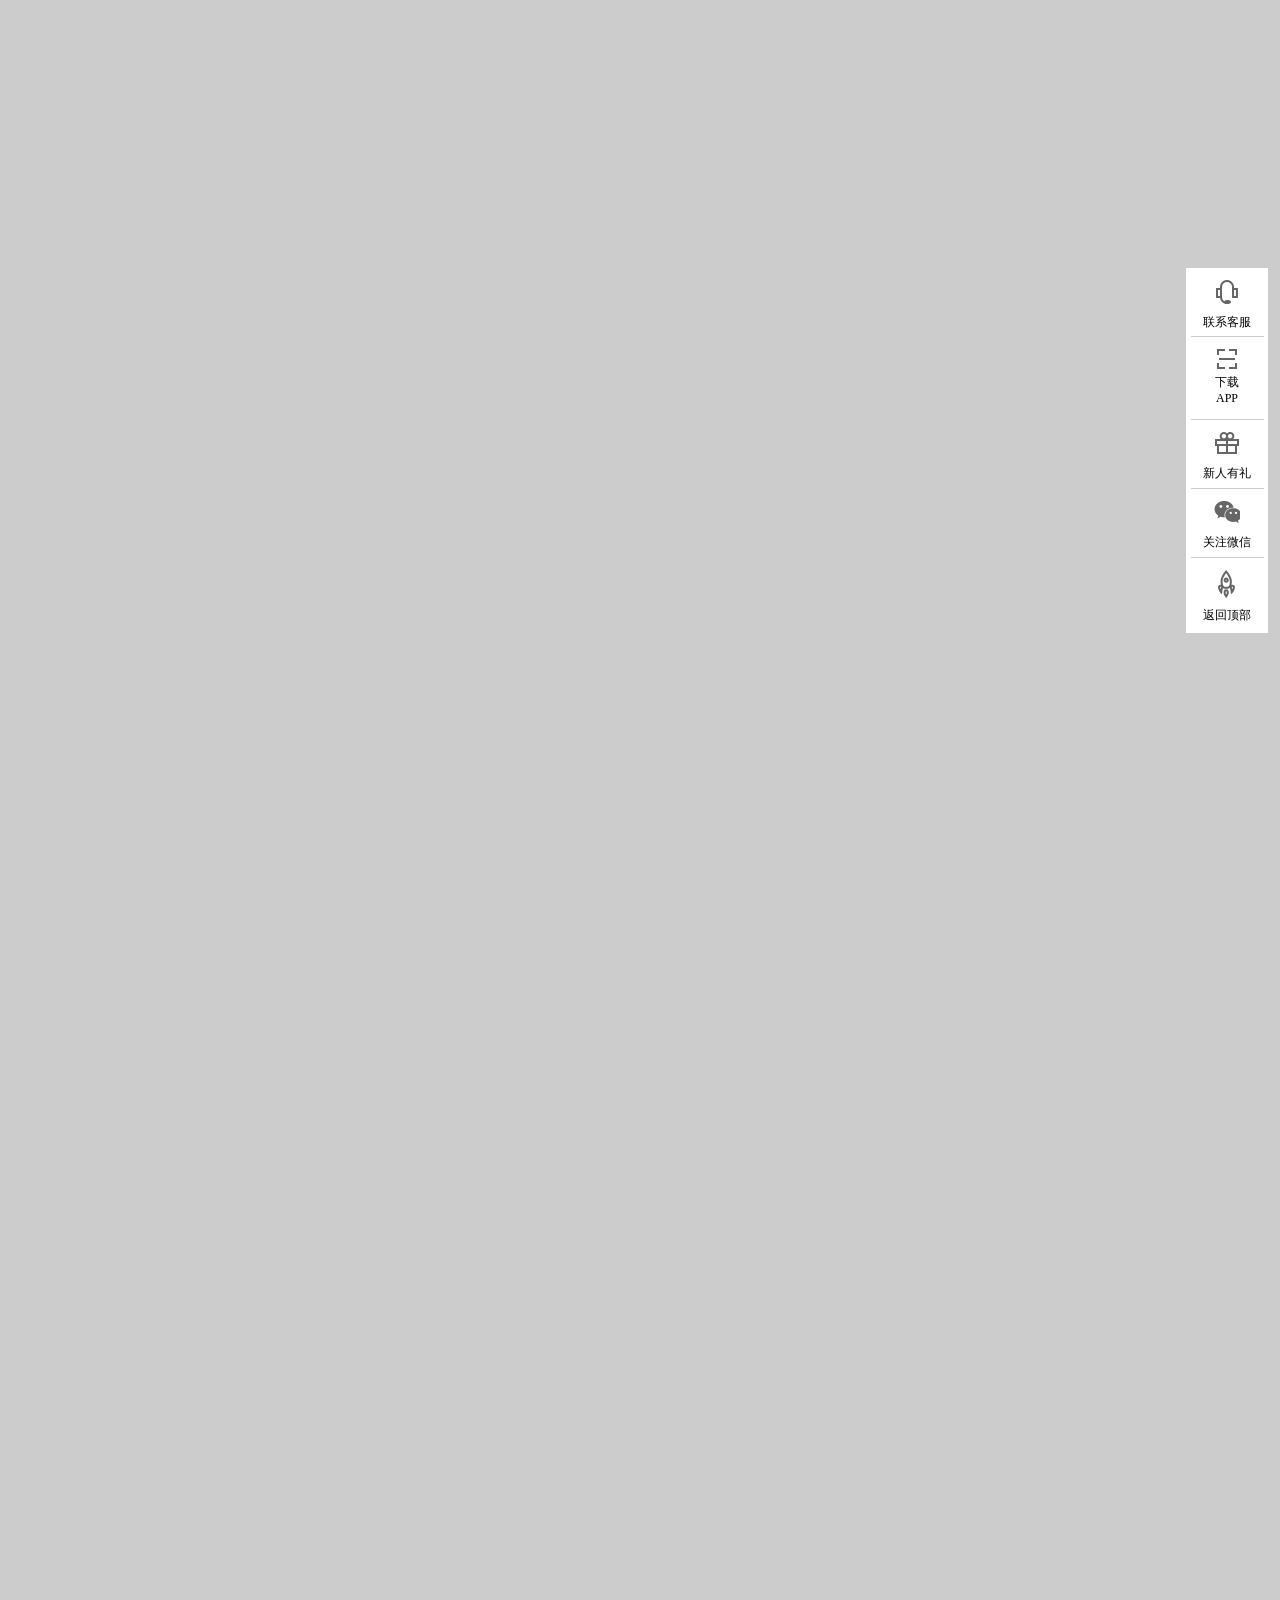
<file: day37/xy.html>
<!DOCTYPE html>
<html lang="en">
<head>
    <meta charset="UTF-8">
    <meta name="viewport" content="width=device-width, initial-scale=1.0">
    <title>Document</title>
    <style>
        *{
            margin: 0;
            padding: 0;
        }
        body{
            height: 3000px;
            background-color: #ccc;
        }
        li{
            list-style: none;
        }
        .box{
            height: 365px;
            width: 82px;
            background-color: #fff;
            overflow: hidden;
            position: fixed;
            top: 50%;
            right: 12px;
            margin-top:-182px ;
        }
        .box>ul{
            width: 73px;
            height: 100%;
            /* background-color: red; */
            margin: 0 auto;
        }
        .box>ul>li{
            height: 68px;
            width:73px ;
            border-bottom: 1px #ccc solid;
            overflow: hidden;
            cursor: pointer;

        }
        .box>ul>.li1{
            height: 82px;
        }
        .box>ul>.cl{
            border: none;

        }
        .box>ul>li>.tu1{
            width: 22px;
            height: 25px;
            background:url(./images/yp-icons.20abdb4e.png) no-repeat -4px -1647px;
            /* background-size: 100% 100%; */
            /* background-color: yellow; */
            margin: 0 auto;
            margin-top: 12px;
        }
        .box>ul>li>.tu2{
            width: 22px;
            height: 25px;
            background:url(./images/yp-icons.20abdb4e.png) no-repeat -4px -1275px;
            /* background-size: 100% 100%; */
            /* background-color: yellow; */
           margin: 0 auto;
            margin-top: 12px;
        }
        .box>ul>li>.tu3{
            width: 25px;
            height: 24px;
            background:url(./images/yp-icons.20abdb4e.png) no-repeat -3px -798px;
            /* background-size: 100% 100%; */
            /* background-color: yellow; */
           margin: 0 auto;
            margin-top: 12px;
        }
        .box>ul>li>.tu4{
            width: 26px;
            height: 24px;
            background:url(./images/yp-icons.20abdb4e.png) no-repeat -1px -1002px;
            /* background-size: 100% 100%; */
            /* background-color: yellow; */
           margin: 0 auto;
            margin-top: 12px;
        }
        .box>ul>li>.tu5{
            width: 18px;
            height: 28px;
            background:url(./images/yp-icons.20abdb4e.png) no-repeat -7px -1305px;
            /* background-size: 100% 100%; */
            /* background-color: yellow; */
           margin: 0 auto;
            margin-top: 12px;
        }
        .box>ul>li>p{
            font-size: 12px;
            text-align: center;
            margin-top: 9px;
        }
        .box>ul>li>.xia{
            font-size: 12px;
            width: 25px;
            margin: 0 auto;
        }
    </style>
</head>
<body>
    <div class="box">
        <ul>
            <li>
                <div class="tu1"></div>
                <p>联系客服</p>
            </li>
            <li class="li1">
                <div class="tu2"></div>
                <p class="xia">下载APP</p>
            </li>
            <li>
                <div class="tu3"></div>
                <p>新人有礼</p>
            </li>
            <li>
                <div class="tu4"></div>
                <p>关注微信</p>
            </li>
            <li class="cl">
                <div class="tu5"></div>
                <p>返回顶部</p>
            </li>
        </ul>
    </div>
</body>
</html>
</file>
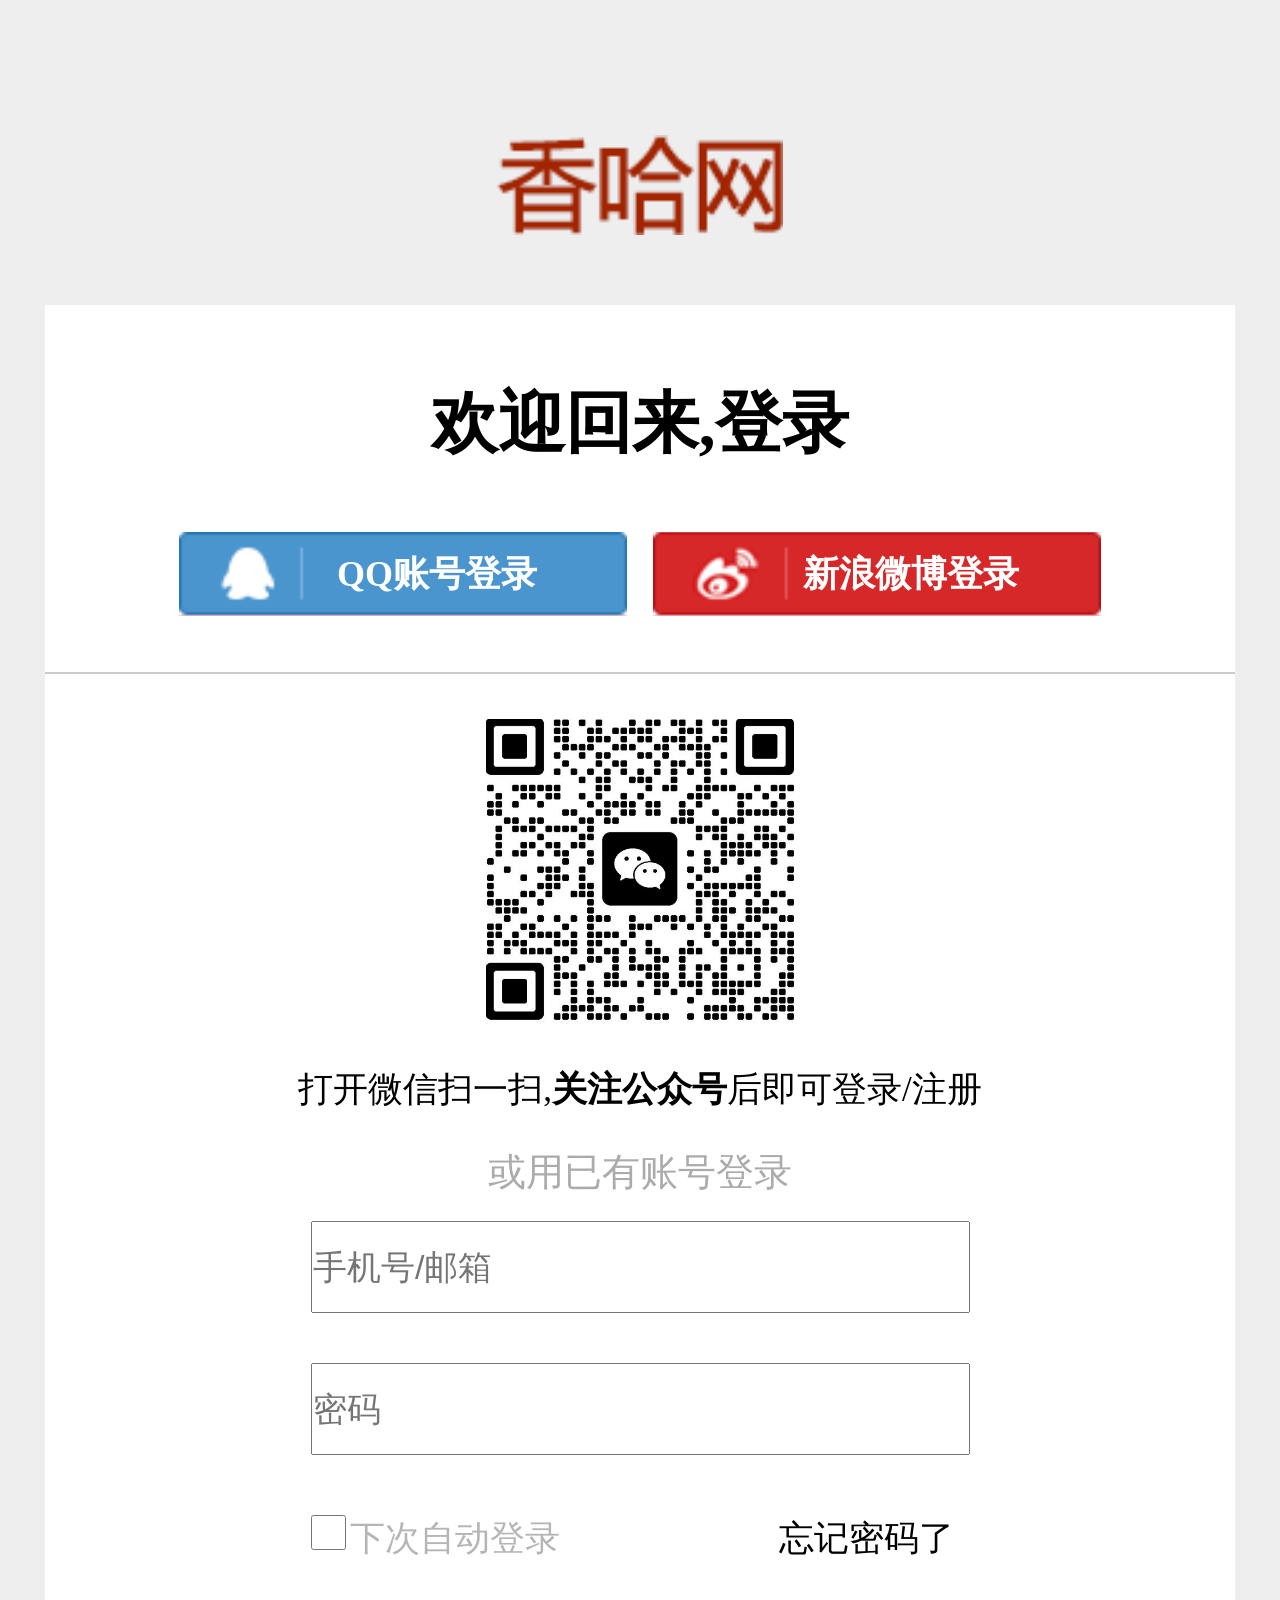
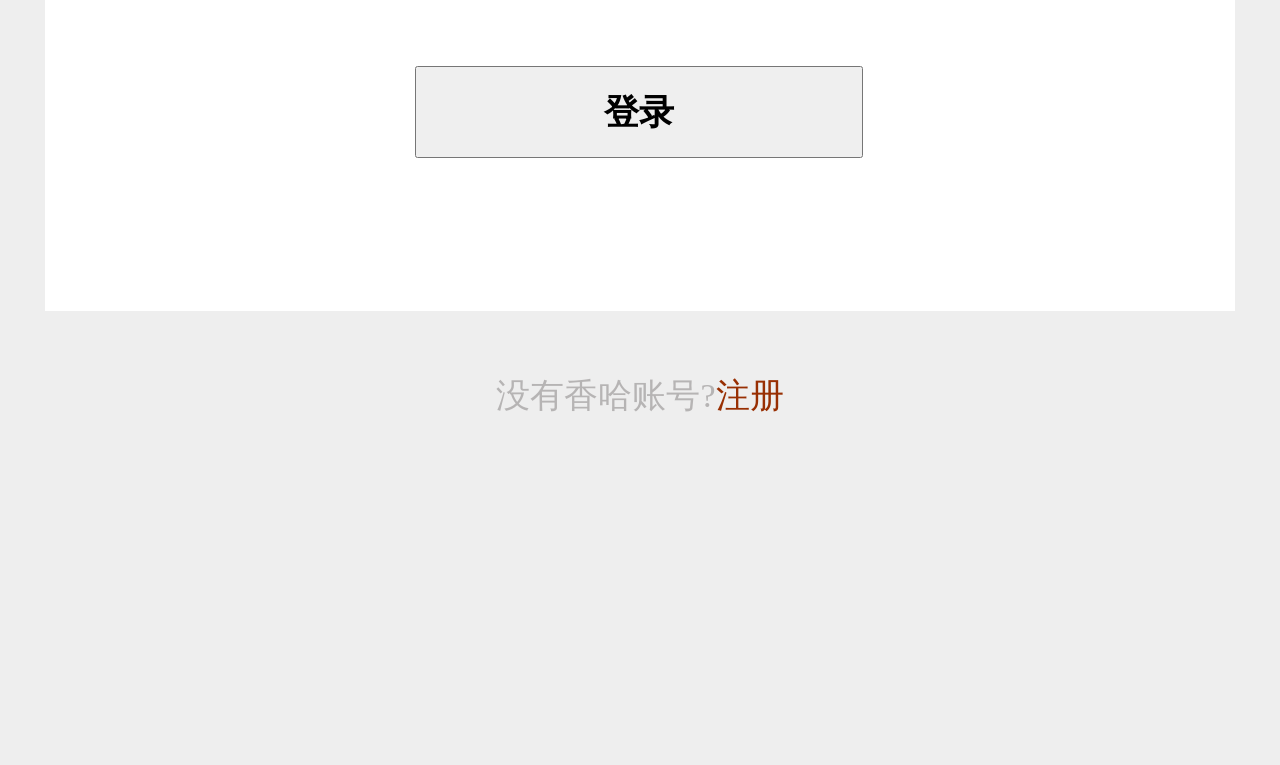
<file: day34/html/log_in.html>
<!DOCTYPE html>
<html lang="en">
<head>
    <meta charset="UTF-8">
    <meta name="viewport" content="width=device-width, initial-scale=1.0">
    <title>登录_注册 - 香哈网</title>
    <link rel="stylesheet" href="../css/log_in.css">
</head>
<body>
    <div class="layout titBox">
        <a href="../html/xm.html">
            <img src="../images/denglu/logo_entry.png" alt="title">
        </a>
    </div>
    <!-- 内容开始 -->
    <div class="layout conBox">
        <div class="tetxTit">欢迎回来,登录</div>
        <!-- 登录开始 -->
        <div class="icon">
            <div class="iconBox">
                <div class="L">
                    <div class="t1">
                        <span>QQ账号登录</span>
                    </div>
                </div>
                <div class="R">
                    <div class="t1 t2 ">
                        <span>新浪微博登录</span>
                    </div>
                </div>
            </div>
        </div>
        <!-- 登录结束 -->
        <!-- 二维码开始 -->
        <div class="code"></div>
        <!-- 二维码结束 --> 
        <!-- 小字开始 -->
        <div class="small_character">
            打开<i class="wx"></i>微信扫一扫,<b>关注公众号</b>后即可登录/注册    
        </div>
        <!-- 小字结束 -->
        <!-- 小字2开始 -->
        <div class="small_character2"><a href="#">或用已有账号登录</a></div>
        <!-- 小字2结束 -->
        <!-- 注册开始 -->
        <form action="#" method="get">
            <input type="text" placeholder="手机号/邮箱">
            <input type="password" placeholder="密码" class="to">
            <div class="box3">
                <input type="checkbox" class="sz">
                <span>下次自动登录</span>
                <p>忘记密码了</p>
            </div>
            <input type="submit" value="登录" class="enter">
        </form>
        <!-- 注册结束 -->
    </div>
    <!-- 内容结束 -->
    <!-- 底部 -->
    <div class="layout but">没有香哈账号?<a href="../html/log_in.html">注册</a></div>
</body>
</html>
</file>
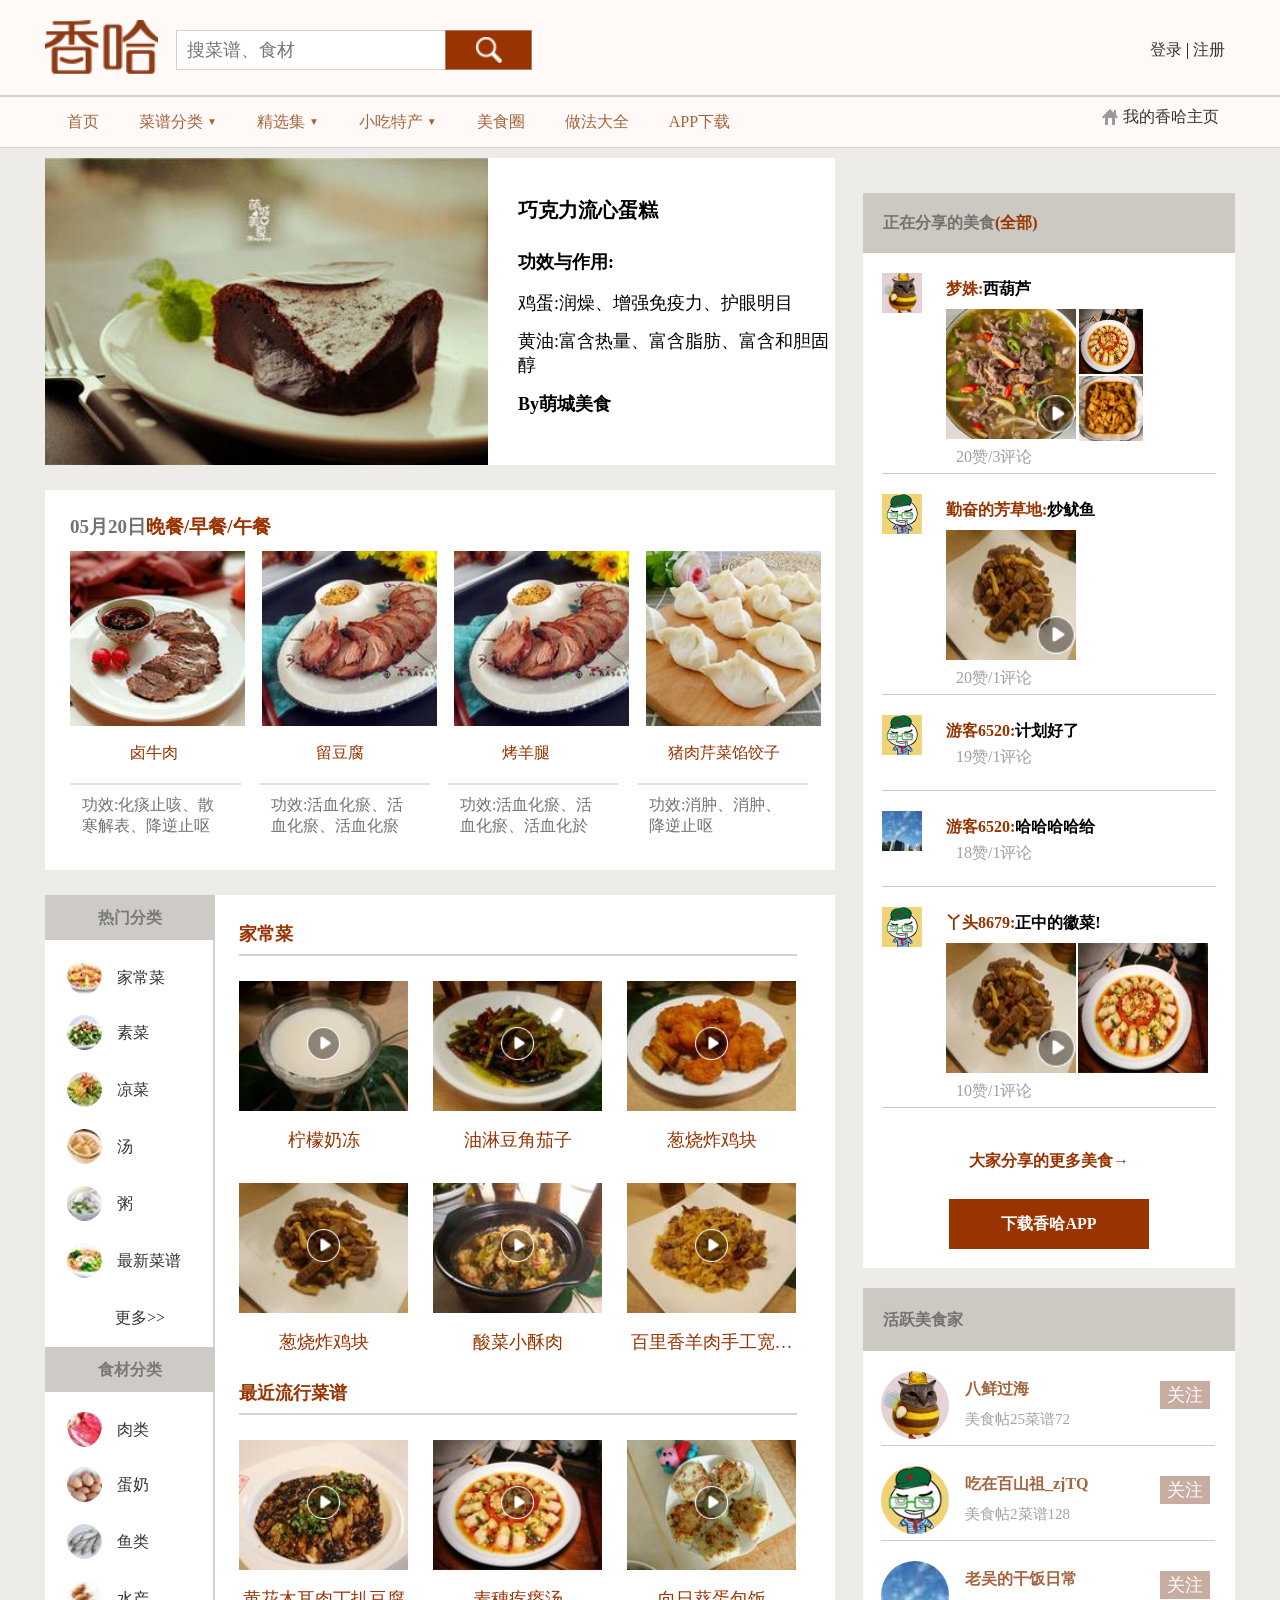
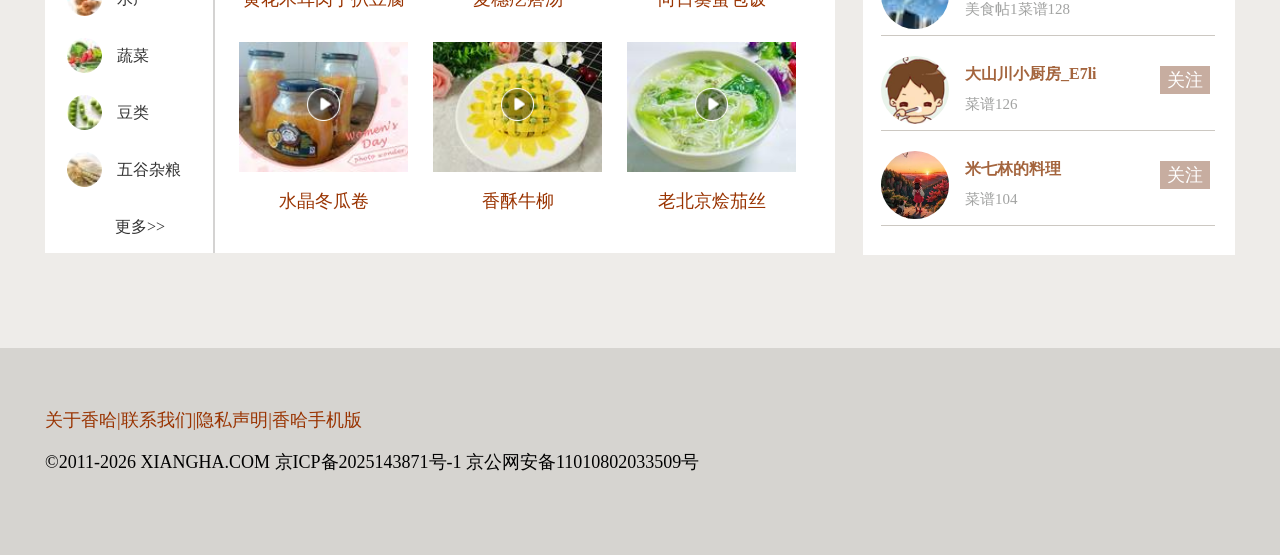
<file: day34/html/xm.html>
<!DOCTYPE html>
<html lang="en">
<head>
    <meta charset="UTF-8">
    <meta name="viewport" content="width=device-width, initial-scale=1.0">
    <title>蔬菜的食物_蔬菜的食材 - 香哈网食材</title>
    <link rel="stylesheet" href="../css/xm.css">
</head>
<body>
    <!-- 顶部大合子开始 -->
    <div class="Top">
        <!-- 标题开始 -->
        <div class="titleTopBox layout">
            <!-- logo开始 -->
            <div class="Logo">
                <img src="../images/Top/logo-xh.png">
            </div>
            <!-- logo结束 -->
             <!-- 搜索开始 -->
            <div class="searchBox">
                <div class="searchBoxL">
                    <input type="text" placeholder="搜菜谱、食材">
                </div>
                <div class="searchBoxR">
                    <div class="img"></div>
                </div>
            </div>
            <!-- 搜索结束 -->
            <!--登录开始  -->
            <div class="register">
                <a href="../html/log_in.html">登录</a>
                <span>|</span>
                <a href="../html/log_in.html">注册</a>
            </div>
            <!--登录结束 -->
        </div>
        <!-- 标题结束 -->
    </div>
    <!-- 顶部大合子结束 -->
    <!-- 导航开始 -->
    <div class="nvt">
        <div class="nvtBox layout">
            <!-- 左边 -->
            <div class="nvtL">
                <ul>
                    <li><a href="../html/xm.html">首页</a></li>
                    <li><a href="#">菜谱分类<span>▼</span></a></li>
                    <li><a href="../html/xm3.html">精选集<span>▼</span></a></li>
                    <li><a href="#">小吃特产<span>▼</span></a></li>
                    <li><a href="../html/xm2.html">美食圈</a></li>
                    <li><a href="#">做法大全</a></li>
                    <li><a href="#">APP下载</a></li>
                </ul>
            </div>
            <!-- 右边 -->
            <div class="nvtR">
                <div class="img">
                    <img src="../images/Top/home.png">
                </div>
                <div class="tetx"><a href="#">我的香哈主页</a></div>
            </div>
        </div>
    </div>
    <!-- 导航结束 -->
    <!-- 内容开始 -->
    <div class="contBox">
        <!-- 版心内容 -->
        <div class="matterBox layout">
            <!-- 左边开始1 -->
            <div class="matterBoxL">
                <!-- 左边开始1 -->
                <div class="matterBoxLBox1">
                    <div class="L"></div>
                    <div class="R">
                        <h2>巧克力流心蛋糕</h2>
                        <strong>功效与作用:</strong>
                        <p>鸡蛋:润燥、增强免疫力、护眼明目</p>
                        <p class="tetx1">黄油:富含热量、富含脂肪、富含和胆固醇</p>
                        <strong class="text2">By萌城美食</strong>
                    </div>
                </div>
                <!-- 左边结束1 -->
                <!-- 左边开始2 -->
                <div class="matterBoxLBox2">
                    <!-- 小标题开始 -->
                    <div class="dayBox">
                        05月20日<span>晚餐/早餐/午餐</span>
                    </div>
                    <!-- 小标题结束 -->
                    <!-- 图片开始 -->
                    <ul class="tu">
                        <li>
                            <img src="../images/内容/222.jpg">
                        </li>
                        <li>
                            <img src="../images/内容/3344.jpg">
                        </li>
                        <li>
                            <img src="../images/内容/3344.jpg">
                        </li>
                        <li class="clo">
                            <img src="../images/内容/555jz.jpg">
                        </li>
                    </ul>
                    <!-- 图片结束 -->
                    <!--美食介绍开始  -->
                    <ul class="text">
                        <li class="jian">卤牛肉</li>
                        <li>留豆腐</li>
                        <li class="ma">烤羊腿</li>
                        <li class="clo1">猪肉芹菜馅饺子</li>
                    </ul>
                    <!--美食介绍结束  -->
                    <!-- 美食文字开始 -->
                     <ul class="text2">
                        <li>功效:化痰止咳、散寒解表、降逆止呕</li>
                        <li>功效:活血化瘀、活血化瘀、活血化瘀</li>
                        <li>功效:活血化瘀、活血化瘀、活血化於</li>
                        <li class="clo3">功效:消肿、消肿、降逆止呕</li>
                     </ul>
                    <!-- 美食文字开始 -->
                </div>
                <!-- 左边结束2 -->
                <!-- 左边开始3 -->
                 <div class="matterBoxLBox3">
                    <div class="L">
                        <div class="titleBox">热门分类</div>
                        <ul>
                            <li class="maz maz2">
                                <div class="tu1 tu2">
                                    <img src="../images/内容/hot/1.jpg" class="tu2">
                                    <a href="#" class="tu2">家常菜</a>
                                </div>
                            </li>
                            <li class="maz">
                                <div class="tu1">
                                    <img src="../images/内容/hot/2.jpg">
                                    <a href="#">素菜</a>
                                </div>
                            </li>
                            <li class="maz">
                                <div class="tu1">
                                    <img src="../images/内容/hot/3.jpg">
                                    <a href="#">凉菜</a>
                                </div>
                            </li>
                            <li class="maz">
                                <div class="tu1">
                                    <img src="../images/内容/hot/4.jpg">
                                    <a href="#">汤</a>
                                </div>
                            </li>
                            <li class="maz">
                                <div class="tu1">
                                    <img src="../images/内容/hot/5.jpg">
                                    <a href="#">粥</a>
                                </div>
                            </li>
                            <li class="maz">
                                <div class="tu1">
                                    <img src="../images/内容/hot/6.jpg">
                                    <a href="#">最新菜谱</a>
                                </div>
                            </li>
                            <li class="maz cloo">
                                <div class="tu1 tu3">
                                    <div class="blank"></div>
                                    <a href="#">更多>></a>
                                </div>
                            </li>
                        </ul>
                        <div class="titleBox titleBoxClo">食材分类</div>
                        <ul>
                            <li class="maz maz2">
                                <div class="tu1 tu2">
                                    <img src="../images/内容/hot/7.jpg" class="tu2">
                                    <a href="#" class="tu2">肉类</a>
                                </div>
                            </li>
                            <li class="maz">
                                <div class="tu1">
                                    <img src="../images/内容/hot/8.jpg">
                                    <a href="#">蛋奶</a>
                                </div>
                            </li>
                            <li class="maz">
                                <div class="tu1">
                                    <img src="../images/内容/hot/9.jpg">
                                    <a href="#">鱼类</a>
                                </div>
                            </li>
                            <li class="maz">
                                <div class="tu1">
                                    <img src="../images/内容/hot/10.jpg">
                                    <a href="#">水产</a>
                                </div>
                            </li>
                            <li class="maz">
                                <div class="tu1">
                                    <img src="../images/内容/hot/11.jpg">
                                    <a href="#">蔬菜</a>
                                </div>
                            </li>
                            <li class="maz">
                                <div class="tu1">
                                    <img src="../images/内容/hot/12.jpg">
                                    <a href="#">豆类</a>
                                </div>
                            </li>
                            <li class="maz maz22">
                                <div class="tu1">
                                    <img src="../images/内容/hot/13.jpg">
                                    <a href="#">五谷杂粮</a>
                                </div>
                            </li>
                            <li class="maz cloo" >
                                <div class="tu1 tu3 tu2" style="padding-left: 55px;">
                                    <div class="blank tu2 blank1" ></div>
                                    <a href="#" class="tu2">更多>></a>
                                </div>
                            </li>
                        </ul>
                    </div>
                    <!-- 右边 -->
                    <div class="R">
                        <h3 class="titleBoxR">家常菜</h3>
                        <ul class="imgBoxR">
                            <li>
                                <div class="Boxtu">
                                    <img src="../images/内容/HotR/ZT.png">
                                </div>
                                <h5>柠檬奶冻</h5>
                            </li>
                            <li>
                                <div class="Boxtu tu2">
                                    <img src="../images/内容/HotR/ZT.png">
                                </div>
                                <h5>油淋豆角茄子</h5>
                            </li>
                            <li class="clo">
                                <div class="Boxtu tu3">
                                    <img src="../images/内容/HotR/ZT.png">
                                </div>
                                <h5>葱烧炸鸡块</h5>
                            </li>
                            <li>
                                <div class="Boxtu tu4">
                                    <img src="../images/内容/HotR/ZT.png">
                                </div>
                                <h5>葱烧炸鸡块</h5>
                            </li>
                            <li>
                                <div class="Boxtu tu5">
                                    <img src="../images/内容/HotR/ZT.png">
                                </div>
                                <h5>酸菜小酥肉</h5>
                            </li>
                            <li class="clo">
                                <div class="Boxtu tu6">
                                    <img src="../images/内容/HotR/ZT.png">
                                </div>
                                <h5>百里香羊肉手工宽…</h5>
                            </li>
                        </ul>
                        <h3 class="titleBoxR titleBoxClo">最近流行菜谱</h3>
                        <ul class="imgBoxR">
                            <li>
                                <div class="Boxtu tu7">
                                    <img src="../images/内容/HotR/ZT.png">
                                </div>
                                <h5>黄花木耳肉丁扒豆腐</h5>
                            </li>
                            <li>
                                <div class="Boxtu tu8">
                                    <img src="../images/内容/HotR/ZT.png">
                                </div>
                                <h5>麦穗疙瘩汤</h5>
                            </li>
                            <li class="clo">
                                <div class="Boxtu tu9">
                                    <img src="../images/内容/HotR/ZT.png">
                                </div>
                                <h5>向日葵蛋包饭</h5>
                            </li>
                            <li>
                                <div class="Boxtu tu10">
                                    <img src="../images/内容/HotR/ZT.png">
                                </div>
                                <h5>水晶冬瓜卷</h5>
                            </li>
                            <li>
                                <div class="Boxtu tu11">
                                    <img src="../images/内容/HotR/ZT.png">
                                </div>
                                <h5>香酥牛柳</h5>
                            </li>
                            <li class="clo">
                                <div class="Boxtu tu12">
                                    <img src="../images/内容/HotR/ZT.png">
                                </div>
                                <h5>老北京烩茄丝</h5>
                            </li>
                        </ul>
                    </div>
                 </div>
                <!-- 左边结束3 -->
            </div>
            <!-- 左边结束1 -->
            <!-- 右边开始 -->
            <div class="matterBoxR">
                <!-- 分享的美食开始 -->
                <div class="foodBox">
                    <!-- 美食标题开始   -->
                    <div class="foodBoxTiitle">正在分享的美食<a href="#">(全部)</a></div>
                    <!-- 美食标题结束   -->
                    <!-- 美食内容开始 -->
                    <div class="foodBoxCon"> 
                        <div class="us1">
                            <div class="L">
                                <img src="../images/微信图片_20250408110654.jpg" style="width: 40px; height: 40px;">
                            </div>
                            <div class="R">
                                <div class="user"><span>梦姝:</span>西葫芦</div>
                                <div class="img">
                                    <div class="L1">
                                        <img src="../images/内容/HotR/ZT.png">
                                    </div>
                                    <div class="R1">
                                        <div class="t1">
                                            <img src="../images/内容/HotR/8.jpg">
                                        </div>
                                        <div class="t1 t2">
                                            <img src="../images/ms1.jpg">
                                        </div>
                                    </div>
                                </div>
                                <div class="comment">
                                    20赞/3评论
                                </div>
                            </div>
                        </div>
                        <div class="us1">
                            <div class="L">
                                <img src="../images/user9.jpg" style="width: 40px;"
                                height="40px">
                            </div>
                            <div class="R">
                                <div class="user"><span>勤奋的芳草地:</span>炒鱿鱼</div>
                                <div class="img">
                                    <div class="L1 L2">
                                        <img src="../images/内容/HotR/ZT.png">
                                    </div>
                                    <!-- <div class="R1">
                                        <div class="t1">
                                            <img src="../images/内容/HotR/8.jpg">
                                        </div>
                                        <div class="t1 t2">
                                            <img src="../images/ms1.jpg">
                                        </div>
                                    </div> -->
                                </div>
                                <div class="comment">
                                    20赞/1评论
                                </div>
                            </div>
                        </div>
                        <div class="us1 us2">
                            <div class="L">
                                <img src="../images/user9.jpg" style="width: 40px;"
                                height="40px">
                            </div>
                            <div class="R">
                                <div class="user"><span>游客6520:</span>计划好了</div>
                                <div class="comment">
                                    19赞/1评论
                                </div>
                            </div>
                        </div>
                        <div class="us1 us2">
                            <div class="L">
                                <img src="../images/NTB4NTA.jpg" style="width: 40px;"
                                height="40px">
                            </div>
                            <div class="R">
                                <div class="user"><span>游客6520:</span>哈哈哈哈给</div>
                                <div class="comment">
                                    18赞/1评论
                                </div>
                            </div>
                        </div>
                        <div class="us1">
                            <div class="L">
                                <img src="../images/user9.jpg" style="width: 40px;"
                                height="40px">
                            </div>
                            <div class="R">
                                <div class="user"><span>丫头8679:</span>正中的徽菜!</div>
                                <div class="img img2">
                                    <div class="L1 L2">
                                        <img src="../images/内容/HotR/ZT.png">
                                    </div>
                                    <div class="L1 L2 L3">
                                    </div>
                                </div>
                                <div class="comment">
                                    10赞/1评论
                                </div>
                            </div>
                        </div>
                        <!-- 底部文字开始 -->
                        <p><a href="#">大家分享的更多美食→</a></p>
                        <!-- 底部文字结束 -->
                        <!-- 底部按钮开始 -->
                        <div class="btn">下载香哈APP</div>
                        <!-- 底部按钮结束 -->
                    </div>
                    <!-- 美食内容结束 -->
                </div>
                <!-- 分享的美食结束 -->
                <!-- 分享的美食2开始 -->
                <div class="foodBox2">
                    <div class="foodBox2Title">活跃美食家</div> 
                    <!-- 美食家 -->
                    <ul class="gastronome">
                        <li>
                            <div class="gastronomeL">
                                <div class="L">
                                    <img src="../images/微信图片_20250408110654.jpg">
                                </div>
                                <div class="R">
                                    <div>八鲜过海</div>
                                    <span>美食帖25菜谱72</span>
                                </div>
                            </div>
                            <div class="gastronomeR">
                                <div class="attention">关注</div>
                            </div>
                        </li>
                        <li>
                            <div class="gastronomeL">
                                <div class="L">
                                    <img src="../images/user9.jpg">
                                </div>
                                <div class="R">
                                    <div>吃在百山祖_zjTQ</div>
                                    <span>美食帖2菜谱128</span>
                                </div>
                            </div>
                            <div class="gastronomeR">
                                <div class="attention">关注</div>
                            </div>
                        </li>
                        <li>
                            <div class="gastronomeL">
                                <div class="L">
                                    <img src="../images/NTB4NTA.jpg">
                                </div>
                                <div class="R">
                                    <div>老吴的干饭日常</div>
                                    <span>美食帖1菜谱128</span>
                                </div>
                            </div>
                            <div class="gastronomeR">
                                <div class="attention">关注</div>
                            </div>
                        </li>
                        <li>
                            <div class="gastronomeL">
                                <div class="L">
                                    <img src="../images/user10.jpg">
                                </div>
                                <div class="R">
                                    <div>大山川小厨房_E7li</div>
                                    <span>菜谱126</span>
                                </div>
                            </div>
                            <div class="gastronomeR">
                                <div class="attention">关注</div>
                            </div>
                        </li>
                        <li>
                            <div class="gastronomeL">
                                <div class="L">
                                    <img src="../images/MjUweDI1MA.webp">
                                </div>
                                <div class="R">
                                    <div>米七林的料理</div>
                                    <span>菜谱104</span>
                                </div>
                            </div>
                            <div class="gastronomeR">
                                <div class="attention">关注</div>
                            </div>
                            
                        </li>
                    </ul>
                </div>
                <!-- 分享的美食2结束 -->
            </div>
            <!-- 右边结束 -->
        </div>
    </div>
    <!-- 内容结束 -->    
    <!-- 底部开始！!! -->
    <div class="butBox">
        <!-- 版心 -->
        <div class="butBox1 layout">
            <div class="text1">关于香哈|联系我们|隐私声明|香哈手机版</div>
            <div class="text2 text1">©2011-2026 XIANGHA.COM 京ICP备2025143871号-1 京公网安备11010802033509号</div>
        </div>
    </div>
    <!-- 底部结束 -->
</body>
</html>
</file>
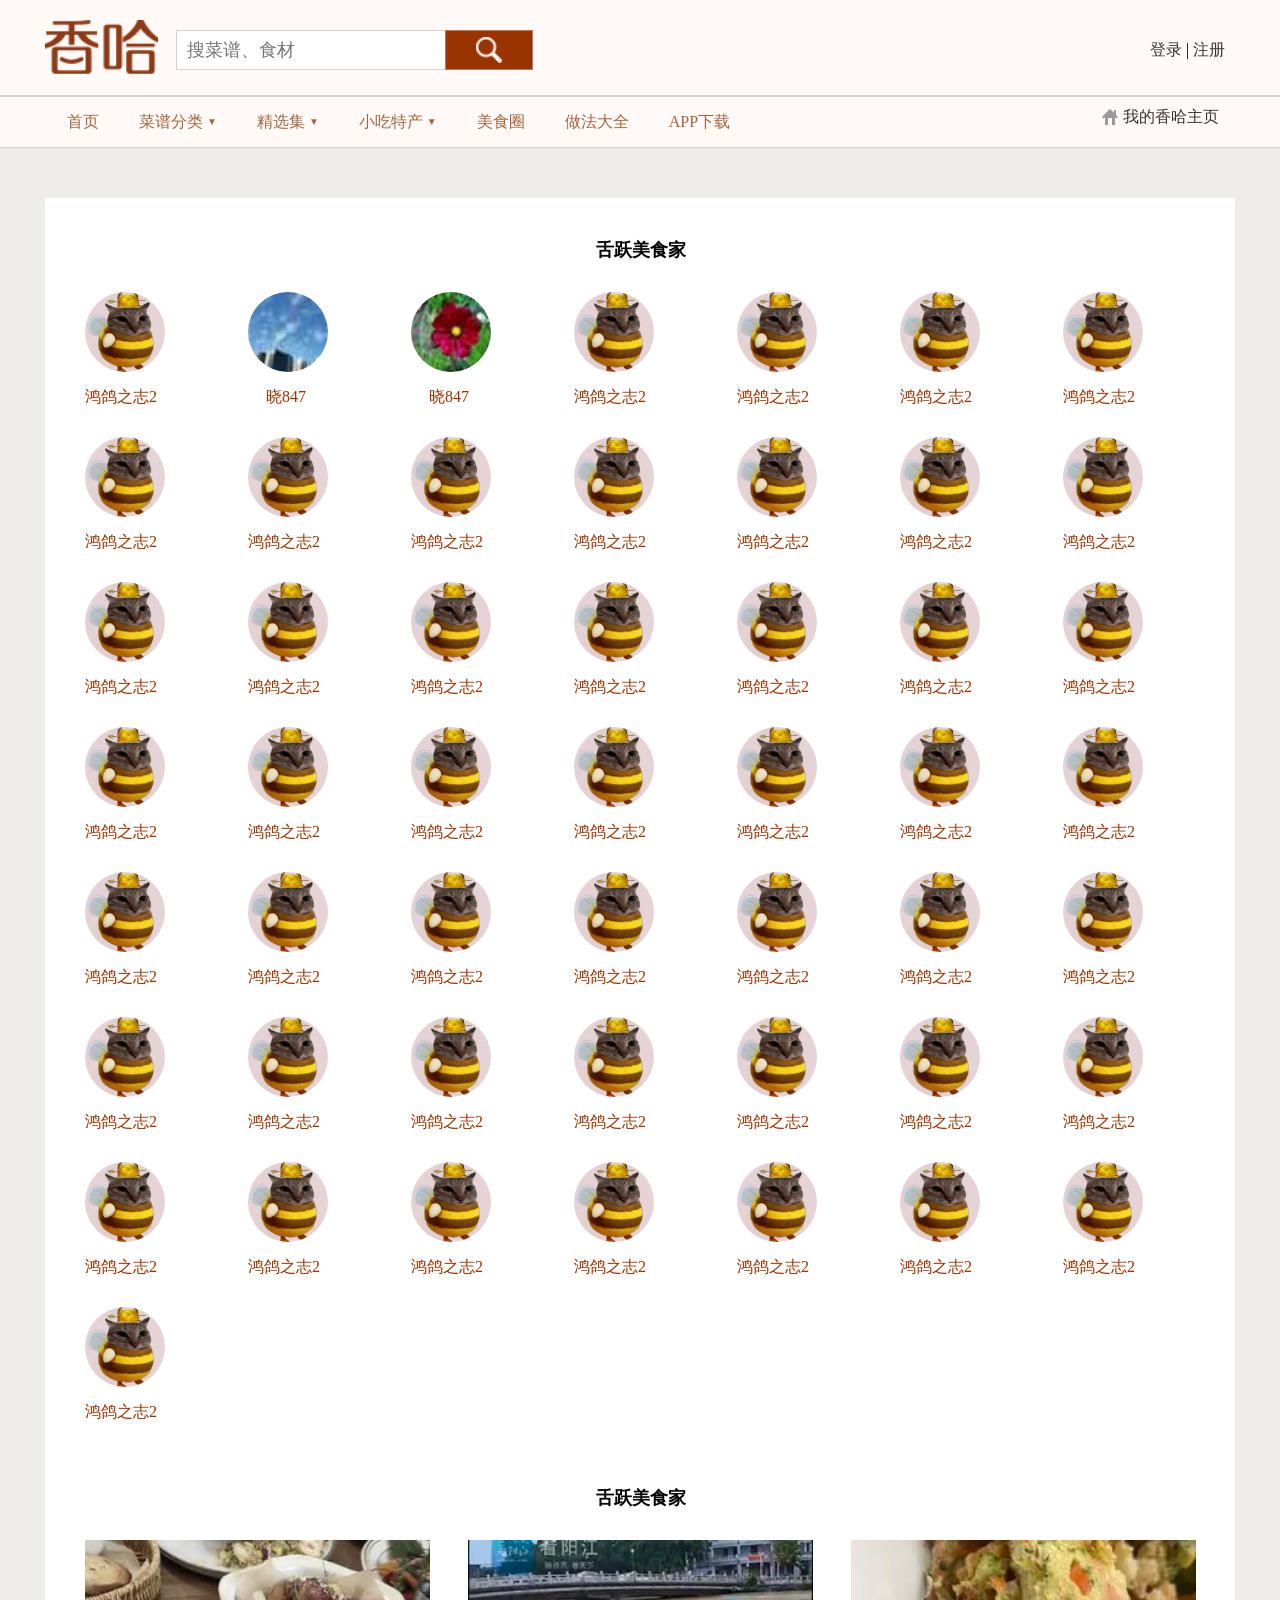
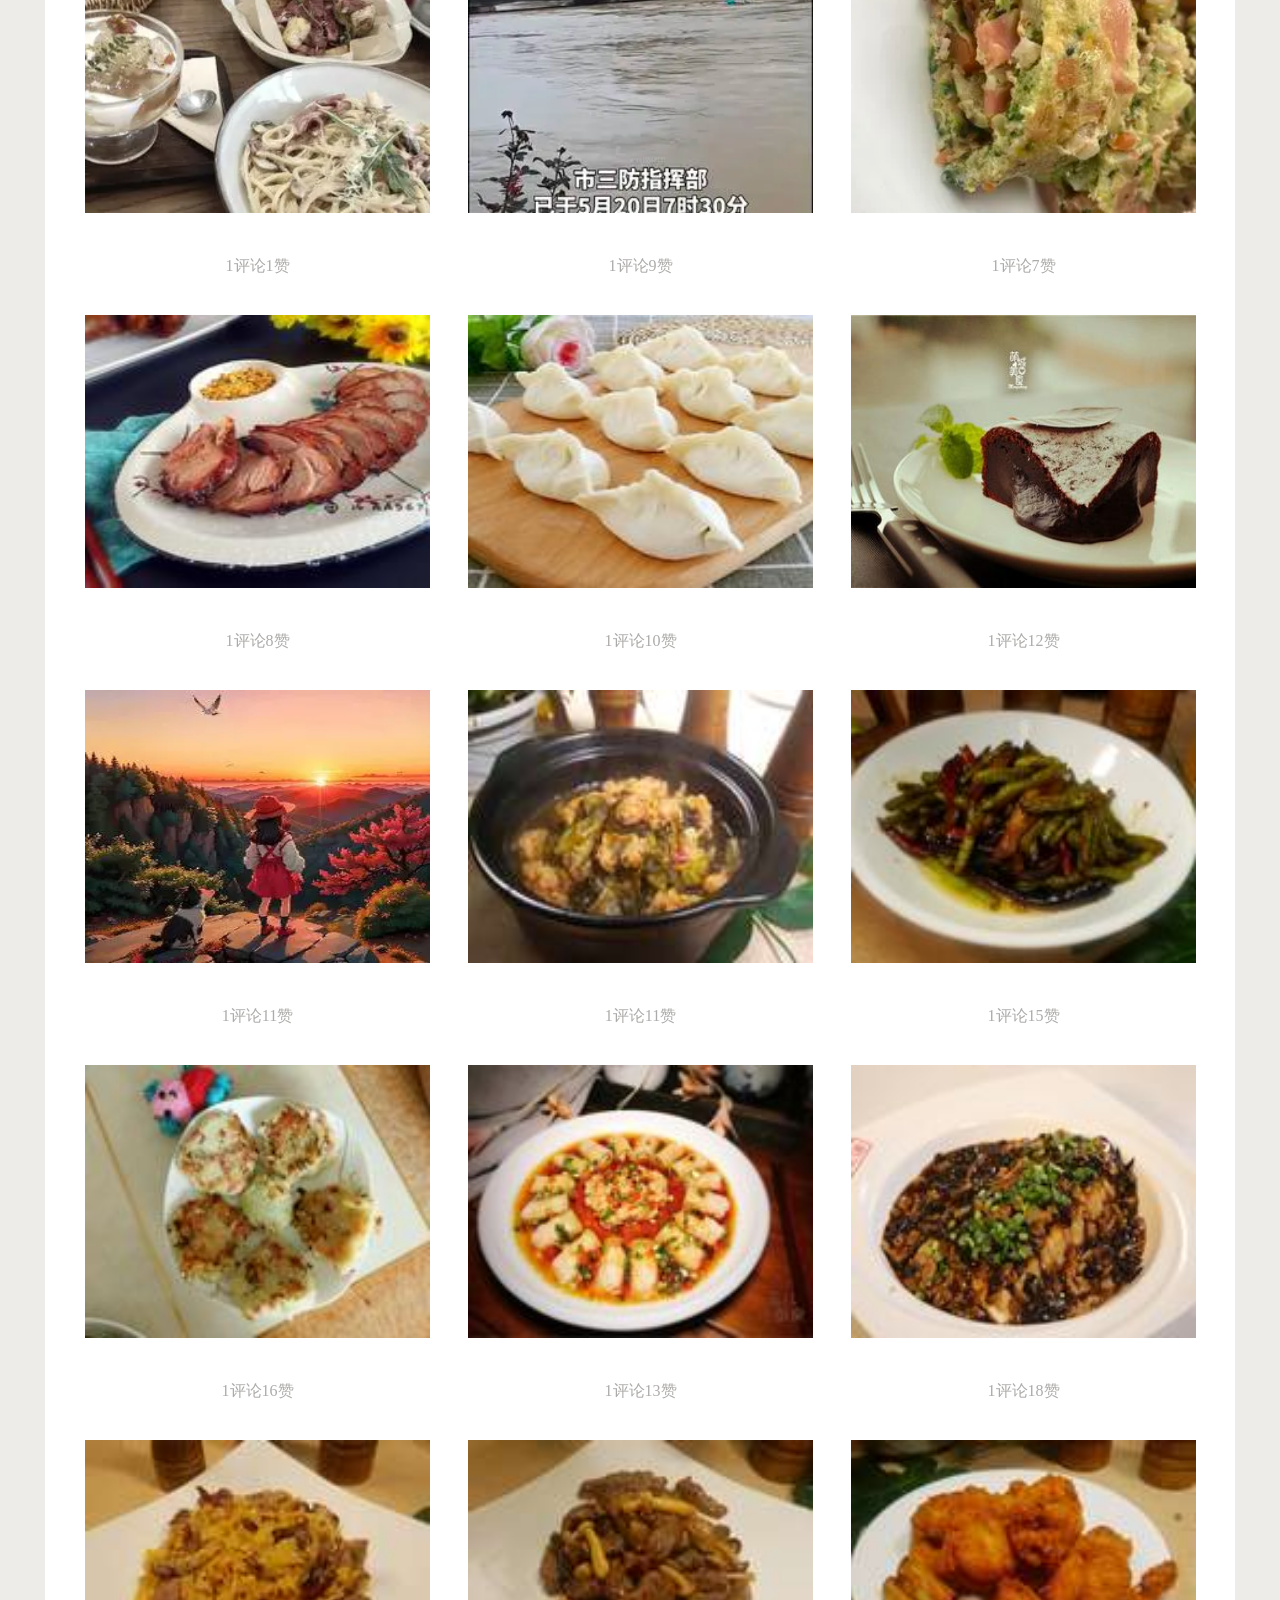
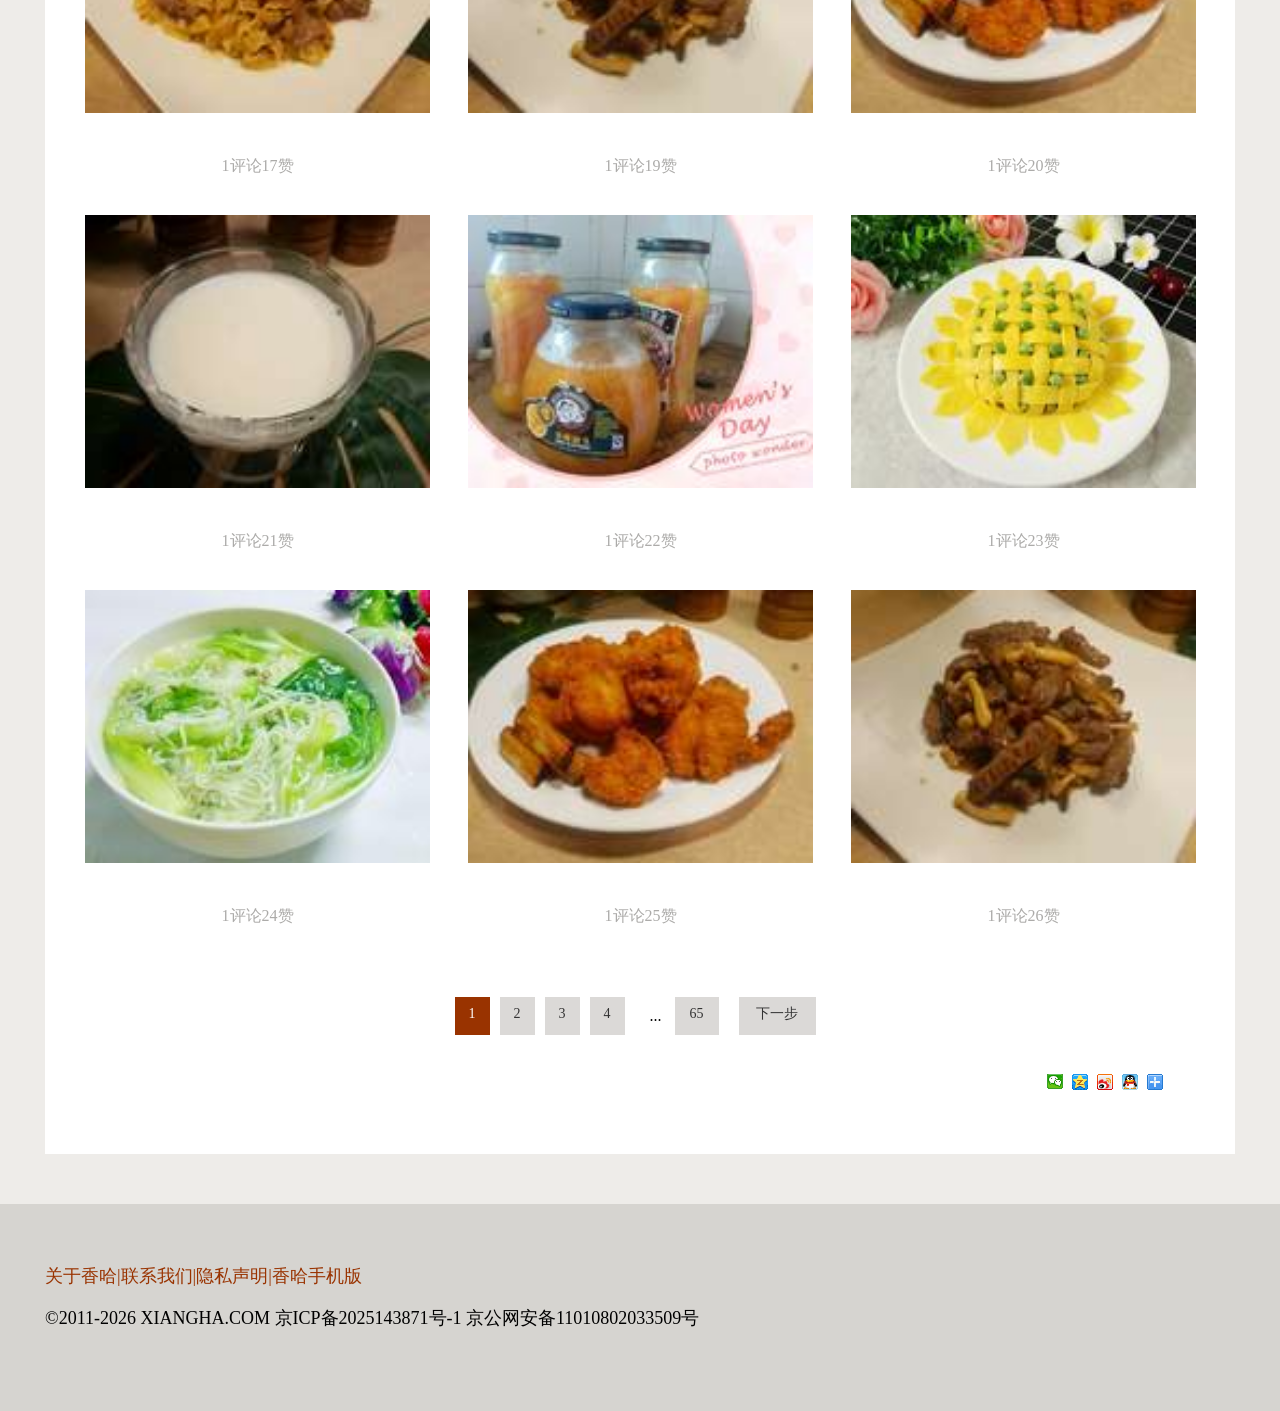
<file: day34/html/xm2.html>
<!DOCTYPE html>
<html lang="en">
<head>
    <meta charset="UTF-8">
    <meta name="viewport" content="width=device-width, initial-scale=1.0">
    <title>美食圈 - 香哈网</title>
    <link rel="stylesheet" href="../css/xm2.css">
</head>
<body>
    <!-- 顶部大合子开始 -->
    <div class="Top">
        <!-- 标题开始 -->
        <div class="titleTopBox layout">
            <!-- logo开始 -->
            <div class="Logo">
                <img src="../images/Top/logo-xh.png">
            </div>
            <!-- logo结束 -->
             <!-- 搜索开始 -->
            <div class="searchBox">
                <div class="searchBoxL">
                    <input type="text" placeholder="搜菜谱、食材">
                </div>
                <div class="searchBoxR">
                    <div class="img"></div>
                </div>
            </div>
            <!-- 搜索结束 -->
            <!--登录开始  -->
            <div class="register">
                <a href="../html/log_in.html">登录</a>
                <span>|</span>
                <a href="../html/log_in.html">注册</a>
            </div>
            <!--登录结束 -->
        </div>
        <!-- 标题结束 -->
    </div>
    <!-- 顶部大合子结束 -->
    <!-- 导航开始 -->
    <div class="nvt">
        <div class="nvtBox layout">
            <!-- 左边 -->
            <div class="nvtL">
                <ul>
                    <li><a href="../html/xm.html">首页</a></li>
                    <li><a href="#">菜谱分类<span>▼</span></a></li>
                    <li><a href="../html/xm3.html">精选集<span>▼</span></a></li>
                    <li><a href="#">小吃特产<span>▼</span></a></li>
                    <li><a href="../html/xm2.html">美食圈</a></li>
                    <li><a href="#">做法大全</a></li>
                    <li><a href="#">APP下载</a></li>
                </ul>
            </div>
            <!-- 右边 -->
            <div class="nvtR">
                <div class="img">
                    <img src="../images/Top/home.png">
                </div>
                <div class="tetx"><a href="#">我的香哈主页</a></div>
            </div>
        </div>
    </div>
    <!-- 导航结束 -->
    <!-- 内容开始 -->
    <div class="contBox">
        <div class="con layout">
            <div class="Big">
                <div class="xian">
                    <h2>
                        <span>舌跃美食家</span>
                    </h2>
                </div>
                <ul class="userBox">
                    <li>
                        <img src="../images/微信图片_20250408110654.jpg">
                        <div class="name">鸿鸽之志2</div>
                    </li>
                    <li>
                        <img src="../images/NTB4NTA.jpg">
                        <div class="name name2">晓847</div>
                    </li>
                    <li>
                        <img src="../images/tx.jpg">
                        <div class="name name2">晓847</div>
                    </li>
                    <li>
                        <img src="../images/微信图片_20250408110654.jpg">
                        <div class="name">鸿鸽之志2</div>
                    </li>
                    <li>
                        <img src="../images/微信图片_20250408110654.jpg">
                        <div class="name">鸿鸽之志2</div>
                    </li>
                    <li>
                        <img src="../images/微信图片_20250408110654.jpg">
                        <div class="name">鸿鸽之志2</div>
                    </li>
                    <li class="clo">
                        <img src="../images/微信图片_20250408110654.jpg">
                        <div class="name">鸿鸽之志2</div>
                    </li>
                    <li>
                        <img src="../images/微信图片_20250408110654.jpg">
                        <div class="name">鸿鸽之志2</div>
                    </li>
                    <li>
                        <img src="../images/微信图片_20250408110654.jpg">
                        <div class="name">鸿鸽之志2</div>
                    </li>
                    <li>
                        <img src="../images/微信图片_20250408110654.jpg">
                        <div class="name">鸿鸽之志2</div>
                    </li>
                    <li>
                        <img src="../images/微信图片_20250408110654.jpg">
                        <div class="name">鸿鸽之志2</div>
                    </li>
                    <li>
                        <img src="../images/微信图片_20250408110654.jpg">
                        <div class="name">鸿鸽之志2</div>
                    </li>
                    <li>
                        <img src="../images/微信图片_20250408110654.jpg">
                        <div class="name">鸿鸽之志2</div>
                    </li>
                    <li class="clo">
                        <img src="../images/微信图片_20250408110654.jpg">
                        <div class="name">鸿鸽之志2</div>
                    </li>
                    <li>
                        <img src="../images/微信图片_20250408110654.jpg">
                        <div class="name">鸿鸽之志2</div>
                    </li>
                    <li>
                        <img src="../images/微信图片_20250408110654.jpg">
                        <div class="name">鸿鸽之志2</div>
                    </li>
                    <li>
                        <img src="../images/微信图片_20250408110654.jpg">
                        <div class="name">鸿鸽之志2</div>
                    </li>
                    <li>
                        <img src="../images/微信图片_20250408110654.jpg">
                        <div class="name">鸿鸽之志2</div>
                    </li>
                    <li>
                        <img src="../images/微信图片_20250408110654.jpg">
                        <div class="name">鸿鸽之志2</div>
                    </li>
                    <li>
                        <img src="../images/微信图片_20250408110654.jpg">
                        <div class="name">鸿鸽之志2</div>
                    </li>
                    <li class="clo">
                        <img src="../images/微信图片_20250408110654.jpg">
                        <div class="name">鸿鸽之志2</div>
                    </li>
                    <li>
                        <img src="../images/微信图片_20250408110654.jpg">
                        <div class="name">鸿鸽之志2</div>
                    </li>
                    <li>
                        <img src="../images/微信图片_20250408110654.jpg">
                        <div class="name">鸿鸽之志2</div>
                    </li>
                    <li>
                        <img src="../images/微信图片_20250408110654.jpg">
                        <div class="name">鸿鸽之志2</div>
                    </li>
                    <li>
                        <img src="../images/微信图片_20250408110654.jpg">
                        <div class="name">鸿鸽之志2</div>
                    </li>
                    <li>
                        <img src="../images/微信图片_20250408110654.jpg">
                        <div class="name">鸿鸽之志2</div>
                    </li>
                    <li>
                        <img src="../images/微信图片_20250408110654.jpg">
                        <div class="name">鸿鸽之志2</div>
                    </li>
                    <li class="clo">
                        <img src="../images/微信图片_20250408110654.jpg">
                        <div class="name">鸿鸽之志2</div>
                    </li>
                    <li>
                        <img src="../images/微信图片_20250408110654.jpg">
                        <div class="name">鸿鸽之志2</div>
                    </li>
                    <li>
                        <img src="../images/微信图片_20250408110654.jpg">
                        <div class="name">鸿鸽之志2</div>
                    </li>
                    <li>
                        <img src="../images/微信图片_20250408110654.jpg">
                        <div class="name">鸿鸽之志2</div>
                    </li>
                    <li>
                        <img src="../images/微信图片_20250408110654.jpg">
                        <div class="name">鸿鸽之志2</div>
                    </li>
                    <li>
                        <img src="../images/微信图片_20250408110654.jpg">
                        <div class="name">鸿鸽之志2</div>
                    </li>
                    <li>
                        <img src="../images/微信图片_20250408110654.jpg">
                        <div class="name">鸿鸽之志2</div>
                    </li>
                    <li class="clo">
                        <img src="../images/微信图片_20250408110654.jpg">
                        <div class="name">鸿鸽之志2</div>
                    </li>
                    <li>
                        <img src="../images/微信图片_20250408110654.jpg">
                        <div class="name">鸿鸽之志2</div>
                    </li>
                    <li>
                        <img src="../images/微信图片_20250408110654.jpg">
                        <div class="name">鸿鸽之志2</div>
                    </li>
                    <li>
                        <img src="../images/微信图片_20250408110654.jpg">
                        <div class="name">鸿鸽之志2</div>
                    </li>
                    <li>
                        <img src="../images/微信图片_20250408110654.jpg">
                        <div class="name">鸿鸽之志2</div>
                    </li>
                    <li>
                        <img src="../images/微信图片_20250408110654.jpg">
                        <div class="name">鸿鸽之志2</div>
                    </li>
                    <li>
                        <img src="../images/微信图片_20250408110654.jpg">
                        <div class="name">鸿鸽之志2</div>
                    </li>
                    <li class="clo">
                        <img src="../images/微信图片_20250408110654.jpg">
                        <div class="name">鸿鸽之志2</div>
                    </li>
                    <li>
                        <img src="../images/微信图片_20250408110654.jpg">
                        <div class="name">鸿鸽之志2</div>
                    </li>
                    <li>
                        <img src="../images/微信图片_20250408110654.jpg">
                        <div class="name">鸿鸽之志2</div>
                    </li>
                    <li>
                        <img src="../images/微信图片_20250408110654.jpg">
                        <div class="name">鸿鸽之志2</div>
                    </li>
                    <li>
                        <img src="../images/微信图片_20250408110654.jpg">
                        <div class="name">鸿鸽之志2</div>
                    </li>
                    <li>
                        <img src="../images/微信图片_20250408110654.jpg">
                        <div class="name">鸿鸽之志2</div>
                    </li>
                    <li>
                        <img src="../images/微信图片_20250408110654.jpg">
                        <div class="name">鸿鸽之志2</div>
                    </li>
                    <li class="clo">
                        <img src="../images/微信图片_20250408110654.jpg">
                        <div class="name">鸿鸽之志2</div>
                    </li>
                    <li>
                        <img src="../images/微信图片_20250408110654.jpg">
                        <div class="name">鸿鸽之志2</div>
                    </li>
                </ul>
                <!-- 结束 -->
                <!-- 最新美食开始 -->
                <div class="xian clo1">
                    <h2>
                        <span>舌跃美食家</span>
                    </h2>
                </div>
                <ul class="tuP">
                    <li>
                        <img src="../images/ddd1.webp">
                        <p>1评论1赞</p>
                    </li>
                    <li>
                        <img src="../images/ddd2.webp">
                        <p>1评论9赞</p>
                    </li>
                    <li class="cloo">
                        <img src="../images/ddd3.webp">
                        <p>1评论7赞</p>
                    </li>
                    <li>
                        <img src="../images/内容/3344.jpg">
                        <p>1评论8赞</p>
                    </li>
                    <li>
                        <img src="../images/内容/555jz.jpg">
                        <p>1评论10赞</p>
                    </li>
                    <li class="cloo ">
                        <img src="../images/内容/111.jpg">
                        <p>1评论12赞</p>
                    </li>
                    <li>
                        <img src="../images/MjUweDI1MA.webp">
                        <p>1评论11赞</p>
                    </li>
                    <li>
                        <img src="../images/内容/HotR/5.jpg">
                        <p>1评论11赞</p>
                    </li>
                    <li class="cloo">
                        <img src="../images/内容/HotR/2.jpg">
                        <p>1评论15赞</p>
                    </li>
                    <li>
                        <img src="../images/内容/HotR/9.jpg">
                        <p>1评论16赞</p>
                    </li>
                    <li>
                        <img src="../images/内容/HotR/8.jpg">
                        <p>1评论13赞</p>
                    </li>
                    <li class="cloo">
                        <img src="../images/内容/HotR/7.jpg">
                        <p>1评论18赞</p>
                    </li>
                    <li>
                        <img src="../images/内容/HotR/6.jpg">
                        <p>1评论17赞</p>
                    </li>
                    <li>
                        <img src="../images/内容/HotR/4.jpg">
                        <p>1评论19赞</p>
                    </li>
                    <li class="cloo">
                        <img src="../images/内容/HotR/3.jpg">
                        <p>1评论20赞</p>
                    </li>
                    <li>
                        <img src="../images/内容/HotR/1.jpg">
                        <p>1评论21赞</p>
                    </li>
                    <li>
                        <img src="../images/内容/HotR/10.jpg">
                        <p>1评论22赞</p>
                    </li>
                    <li class="cloo">
                        <img src="../images/内容/HotR/11.jpg">
                        <p>1评论23赞</p>
                    </li>
                    <li>
                        <img src="../images/内容/HotR/12.jpg">
                        <p>1评论24赞</p>
                    </li>
                    <li>
                        <img src="../images/内容/HotR/3.jpg">
                        <p>1评论25赞</p>
                    </li>
                    <li class="cloo">
                        <img src="../images/内容/HotR/4.jpg">
                        <p>1评论26赞</p>
                    </li>
                </ul>
                <!-- 最新美食结束 -->
                <!-- 导航快车开始 -->
                <div class="fast">
                    <ul>
                        <li class="fastBox Bold"><a href="#">1</a></li>
                        <li class="fastBox"><a href="#">2</a></li>
                        <li class="fastBox"><a href="#">3</a></li>
                        <li class="fastBox"><a href="#">4</a></li>
                        <li class="sp">...</li>
                        <li class="fastBox fastBox2"><a href="#">65</a></li>
                        <li class="fastBox fastBox2 fastBox3"><a href="#">下一步</a></li>
                    </ul>
                </div>
                <!-- 导航快车结束 -->
                <!-- 分享开始 -->
                <div class= "share">
                    <ul>
                        <li class="wx"></li>
                        <li class="QQkj"></li>
                        <li class="wb"></li>
                        <li class="QQ"></li>
                        <li class="sz"></li>
                    </ul>
                </div>
                <!-- 分享结束 -->
                
                
            </div>
        </div>
    </div>
    <!-- 内容开始 -->
    <!-- 底部开始！!! -->
    <div class="butBox">
        <!-- 版心 -->
        <div class="butBox1 layout">
            <div class="text1">关于香哈|联系我们|隐私声明|香哈手机版</div>
            <div class="text2 text1">©2011-2026 XIANGHA.COM 京ICP备2025143871号-1 京公网安备11010802033509号</div>
        </div>
    </div>
    <!-- 底部结束 -->
</body>
</html>
</file>
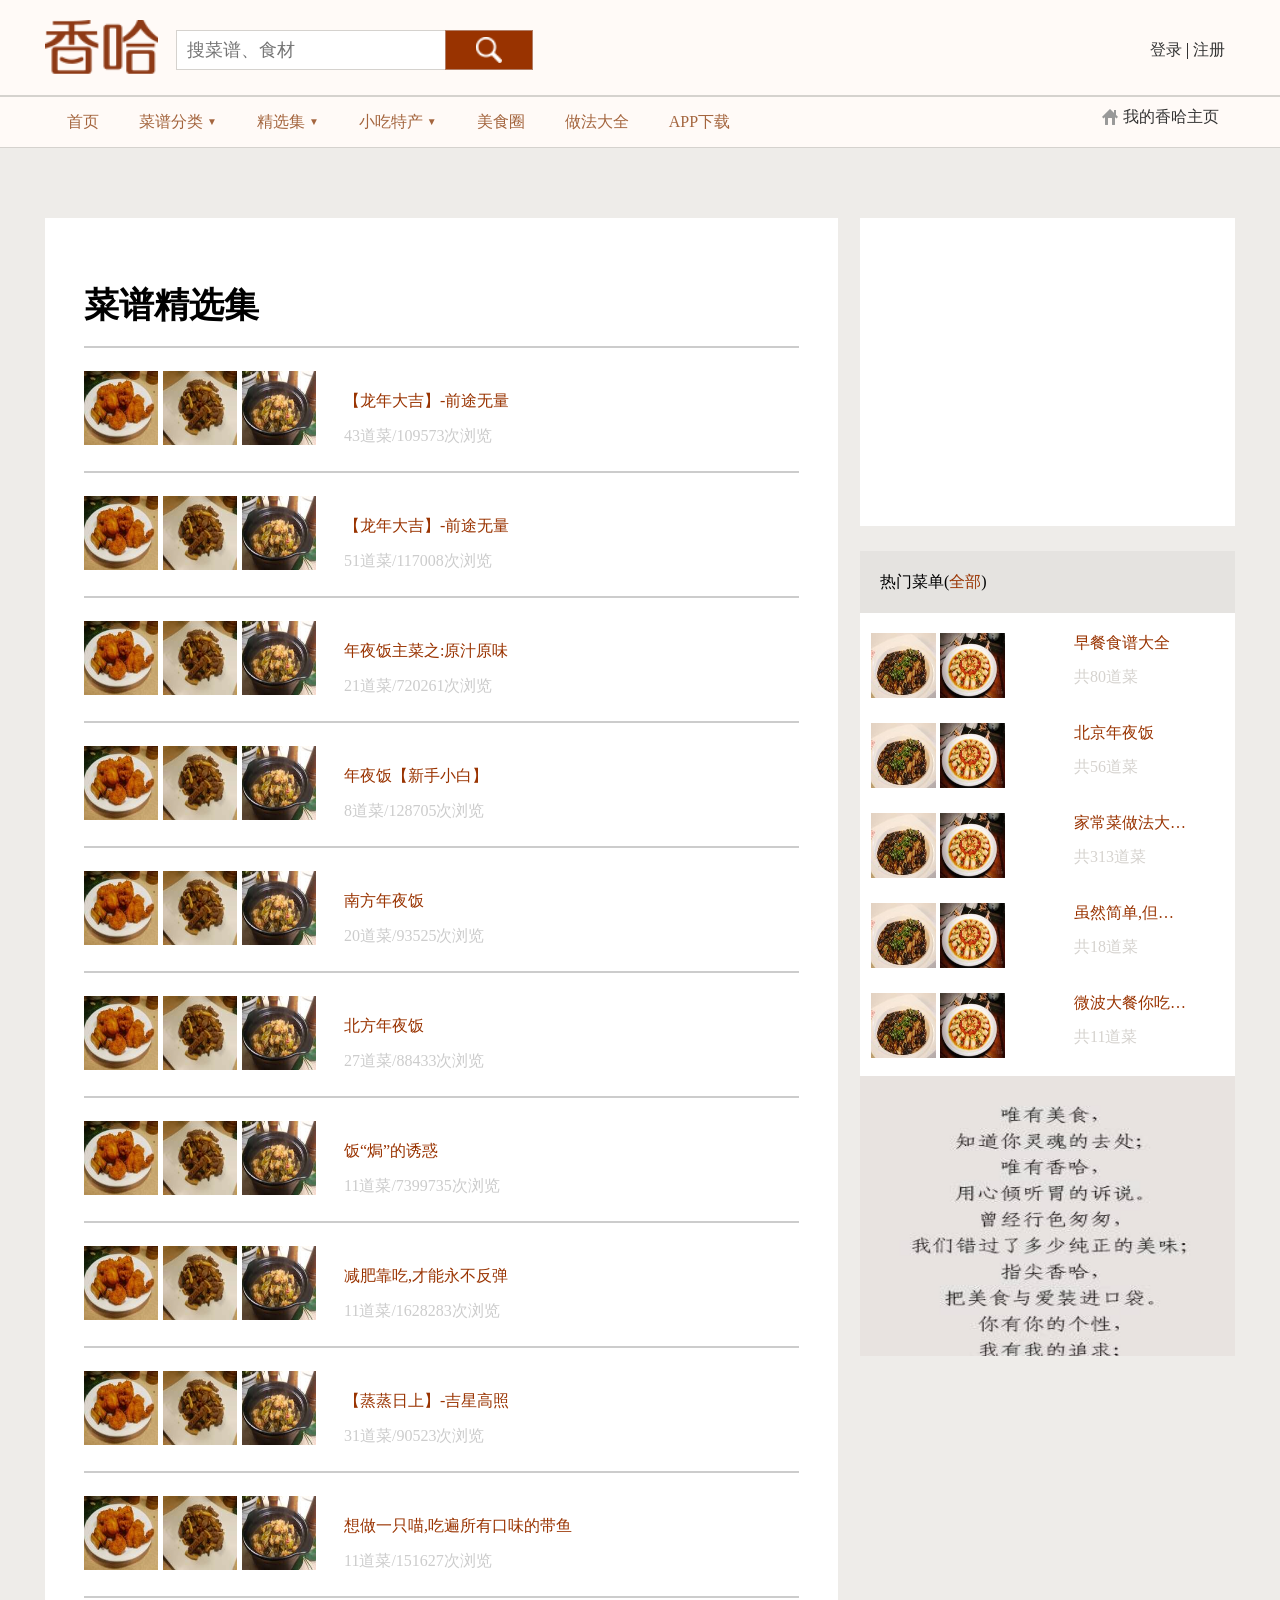
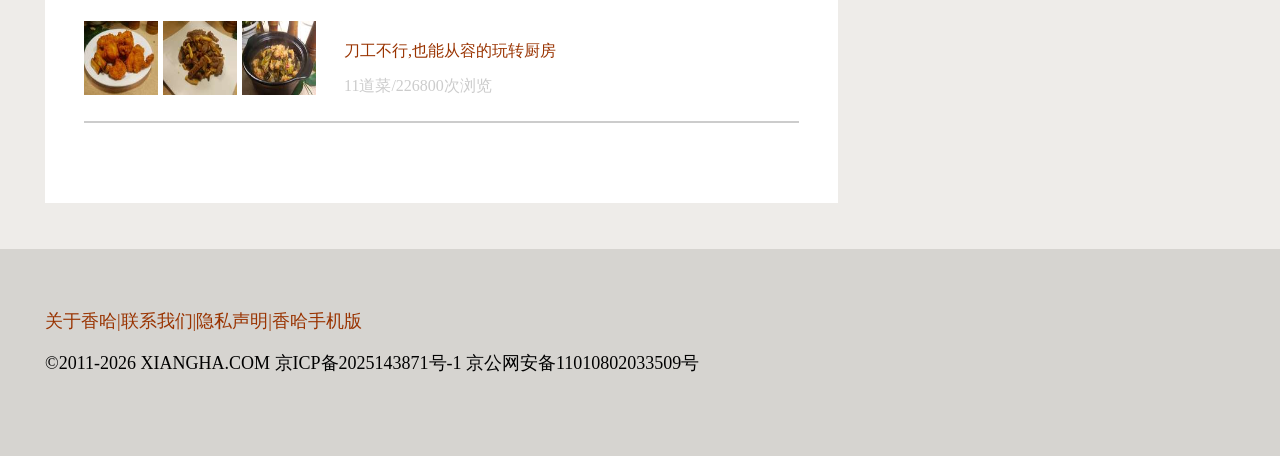
<file: day34/html/xm3.html>
<!DOCTYPE html>
<html lang="en">
<head>
    <meta charset="UTF-8">
    <meta name="viewport" content="width=device-width, initial-scale=1.0">
    <title>精选菜单 - 菜谱 - 香哈网</title>
    <link rel="stylesheet" href="../css/xm3.css">
</head>
<body>
    <!-- 顶部大合子开始 -->
    <div class="Top">
        <!-- 标题开始 -->
        <div class="titleTopBox layout">
            <!-- logo开始 -->
            <div class="Logo">
                <img src="../images/Top/logo-xh.png">
            </div>
            <!-- logo结束 -->
             <!-- 搜索开始 -->
            <div class="searchBox">
                <div class="searchBoxL">
                    <input type="text" placeholder="搜菜谱、食材">
                </div>
                <div class="searchBoxR">
                    <div class="img"></div>
                </div>
            </div>
            <!-- 搜索结束 -->
            <!--登录开始  -->
            <div class="register">
                <a href="../html/log_in.html">登录</a>
                <span>|</span>
                <a href="../html/log_in.html">注册</a>
            </div>
            <!--登录结束 -->
        </div>
        <!-- 标题结束 -->
    </div>
    <!-- 顶部大合子结束 -->
    <!-- 导航开始 -->
    <div class="nvt">
        <div class="nvtBox layout">
            <!-- 左边 -->
            <div class="nvtL">
                <ul>
                    <li><a href="../html/xm.html">首页</a></li>
                    <li><a href="#">菜谱分类<span>▼</span></a></li>
                    <li><a href="#">精选集<span>▼</span></a></li>
                    <li><a href="#">小吃特产<span>▼</span></a></li>
                    <li><a href="../html/xm2.html">美食圈</a></li>
                    <li><a href="#">做法大全</a></li>
                    <li><a href="#">APP下载</a></li>
                </ul>
            </div>
            <!-- 右边 -->
            <div class="nvtR">
                <div class="img">
                    <img src="../images/Top/home.png">
                </div>
                <div class="tetx"><a href="#">我的香哈主页</a></div>
            </div>
        </div>
    </div>
    <!-- 导航结束 -->
    <!-- 内容开始 -->
    <div class="conBox">
        <!-- 版心 -->
        <div class="layout con">
            <!-- 左边 -->
            <div class="conL">
                <div class="ccc">
                    <h2>菜谱精选集</h2>
                    <ul>
                        <li>
                            <!-- 左 -->
                            <ul>
                                <li>
                                    <img src="../images/内容/HotR/3.jpg">
                                </li>
                                <li>
                                    <img src="../images/内容/HotR/4.jpg">
                                </li>
                                <li>
                                    <img src="../images/内容/HotR/5.jpg">
                                </li>
                            </ul>
                            <!-- 右 -->
                            <div class="RRR">
                                <div class="text1">【龙年大吉】-前途无量</div>
                                <div class="tetx2">43道菜/109573次浏览</div>
                            </div>
                        </li>
                        <li>
                            <!-- 左 -->
                            <ul>
                                <li>
                                    <img src="../images/内容/HotR/3.jpg">
                                </li>
                                <li>
                                    <img src="../images/内容/HotR/4.jpg">
                                </li>
                                <li>
                                    <img src="../images/内容/HotR/5.jpg">
                                </li>
                            </ul>
                            <!-- 右 -->
                            <div class="RRR">
                                <div class="text1">【龙年大吉】-前途无量</div>
                                <div class="tetx2">51道菜/117008次浏览</div>
                            </div>
                        </li>
                        <li>
                            <!-- 左 -->
                            <ul>
                                <li>
                                    <img src="../images/内容/HotR/3.jpg">
                                </li>
                                <li>
                                    <img src="../images/内容/HotR/4.jpg">
                                </li>
                                <li>
                                    <img src="../images/内容/HotR/5.jpg">
                                </li>
                            </ul>
                            <!-- 右 -->
                            <div class="RRR">
                                <div class="text1">年夜饭主菜之:原汁原味</div>
                                <div class="tetx2">21道菜/720261次浏览</div>
                            </div>
                        </li>
                        <li>
                            <!-- 左 -->
                            <ul>
                                <li>
                                    <img src="../images/内容/HotR/3.jpg">
                                </li>
                                <li>
                                    <img src="../images/内容/HotR/4.jpg">
                                </li>
                                <li>
                                    <img src="../images/内容/HotR/5.jpg">
                                </li>
                            </ul>
                            <!-- 右 -->
                            <div class="RRR">
                                <div class="text1">年夜饭【新手小白】</div>
                                <div class="tetx2">8道菜/128705次浏览</div>
                            </div>
                        </li>
                        <li>
                            <!-- 左 -->
                            <ul>
                                <li>
                                    <img src="../images/内容/HotR/3.jpg">
                                </li>
                                <li>
                                    <img src="../images/内容/HotR/4.jpg">
                                </li>
                                <li>
                                    <img src="../images/内容/HotR/5.jpg">
                                </li>
                            </ul>
                            <!-- 右 -->
                            <div class="RRR">
                                <div class="text1">南方年夜饭</div>
                                <div class="tetx2">20道菜/93525次浏览</div>
                            </div>
                        </li>
                        <li>
                            <!-- 左 -->
                            <ul>
                                <li>
                                    <img src="../images/内容/HotR/3.jpg">
                                </li>
                                <li>
                                    <img src="../images/内容/HotR/4.jpg">
                                </li>
                                <li>
                                    <img src="../images/内容/HotR/5.jpg">
                                </li>
                            </ul>
                            <!-- 右 -->
                            <div class="RRR">
                                <div class="text1">北方年夜饭</div>
                                <div class="tetx2">27道菜/88433次浏览</div>
                            </div>
                        </li>
                        <li>
                            <!-- 左 -->
                            <ul>
                                <li>
                                    <img src="../images/内容/HotR/3.jpg">
                                </li>
                                <li>
                                    <img src="../images/内容/HotR/4.jpg">
                                </li>
                                <li>
                                    <img src="../images/内容/HotR/5.jpg">
                                </li>
                            </ul>
                            <!-- 右 -->
                            <div class="RRR">
                                <div class="text1">饭“焗”的诱惑</div>
                                <div class="tetx2">11道菜/7399735次浏览</div>
                            </div>
                        </li>
                        <li>
                            <!-- 左 -->
                            <ul>
                                <li>
                                    <img src="../images/内容/HotR/3.jpg">
                                </li>
                                <li>
                                    <img src="../images/内容/HotR/4.jpg">
                                </li>
                                <li>
                                    <img src="../images/内容/HotR/5.jpg">
                                </li>
                            </ul>
                            <!-- 右 -->
                            <div class="RRR">
                                <div class="text1">减肥靠吃,才能永不反弹</div>
                                <div class="tetx2">11道菜/1628283次浏览</div>
                            </div>
                        </li>
                        <li>
                            <!-- 左 -->
                            <ul>
                                <li>
                                    <img src="../images/内容/HotR/3.jpg">
                                </li>
                                <li>
                                    <img src="../images/内容/HotR/4.jpg">
                                </li>
                                <li>
                                    <img src="../images/内容/HotR/5.jpg">
                                </li>
                            </ul>
                            <!-- 右 -->
                            <div class="RRR">
                                <div class="text1">【蒸蒸日上】-吉星高照</div>
                                <div class="tetx2">31道菜/90523次浏览</div>
                            </div>
                        </li>
                        <li>
                            <!-- 左 -->
                            <ul>
                                <li>
                                    <img src="../images/内容/HotR/3.jpg">
                                </li>
                                <li>
                                    <img src="../images/内容/HotR/4.jpg">
                                </li>
                                <li>
                                    <img src="../images/内容/HotR/5.jpg">
                                </li>
                            </ul>
                            <!-- 右 -->
                            <div class="RRR">
                                <div class="text1">想做一只喵,吃遍所有口味的带鱼</div>
                                <div class="tetx2">11道菜/151627次浏览</div>
                            </div>
                        </li>
                        <li class="buu">
                            <!-- 左 -->
                            <ul>
                                <li>
                                    <img src="../images/内容/HotR/3.jpg">
                                </li>
                                <li>
                                    <img src="../images/内容/HotR/4.jpg">
                                </li>
                                <li>
                                    <img src="../images/内容/HotR/5.jpg">
                                </li>
                            </ul>
                            <!-- 右 -->
                            <div class="RRR">
                                <div class="text1">刀工不行,也能从容的玩转厨房</div>
                                <div class="tetx2">11道菜/226800次浏览</div>
                            </div>
                        </li>
                        
                    </ul>
                </div>
            </div>
            <!-- 右边 -->
            <div class="conR">
                <div class="box11"></div>
                <div class="box22">
                    <div class="box22Top">热门菜单(<span>全部</span>)</div>
                    <ul class="dishes">
                        <li>
                            <div class="dishesL">
                                <img src="../images/内容/HotR/7.jpg">
                                <img src="../images/内容/HotR/8.jpg">
                            </div>
                            <div class="dishesR">
                                <div class="c1">早餐食谱大全</div>
                                <div class="c2">共80道菜</div>
                            </div>
                        </li>
                        <li>
                            <div class="dishesL">
                                <img src="../images/内容/HotR/7.jpg">
                                <img src="../images/内容/HotR/8.jpg">
                            </div>
                            <div class="dishesR">
                                <div class="c1">北京年夜饭</div>
                                <div class="c2">共56道菜</div>
                            </div>
                        </li>
                        <li>
                            <div class="dishesL">
                                <img src="../images/内容/HotR/7.jpg">
                                <img src="../images/内容/HotR/8.jpg">
                            </div>
                            <div class="dishesR">
                                <div class="c1">家常菜做法大…</div>
                                <div class="c2">共313道菜</div>
                            </div>
                        </li>
                        <li>
                            <div class="dishesL">
                                <img src="../images/内容/HotR/7.jpg">
                                <img src="../images/内容/HotR/8.jpg">
                            </div>
                            <div class="dishesR">
                                <div class="c1">虽然简单,但…</div>
                                <div class="c2">共18道菜</div>
                            </div>
                        </li>
                        <li>
                            <div class="dishesL">
                                <img src="../images/内容/HotR/7.jpg">
                                <img src="../images/内容/HotR/8.jpg">
                            </div>
                            <div class="dishesR">
                                <div class="c1">微波大餐你吃…</div>
                                <div class="c2">共11道菜</div>
                            </div>
                        </li>
                    </ul>
                </div>
                <div class="tt1"></div>
            </div>
        </div>
    </div>
    <!-- 内容结束 -->




    <!-- 底部开始！!! -->
    <div class="butBox">
        <!-- 版心 -->
        <div class="butBox1 layout">
            <div class="text1">关于香哈|联系我们|隐私声明|香哈手机版</div>
            <div class="text2 text1">©2011-2026 XIANGHA.COM 京ICP备2025143871号-1 京公网安备11010802033509号</div>
        </div>
    </div>
    <!-- 底部结束 -->
</body>
</html>
</file>
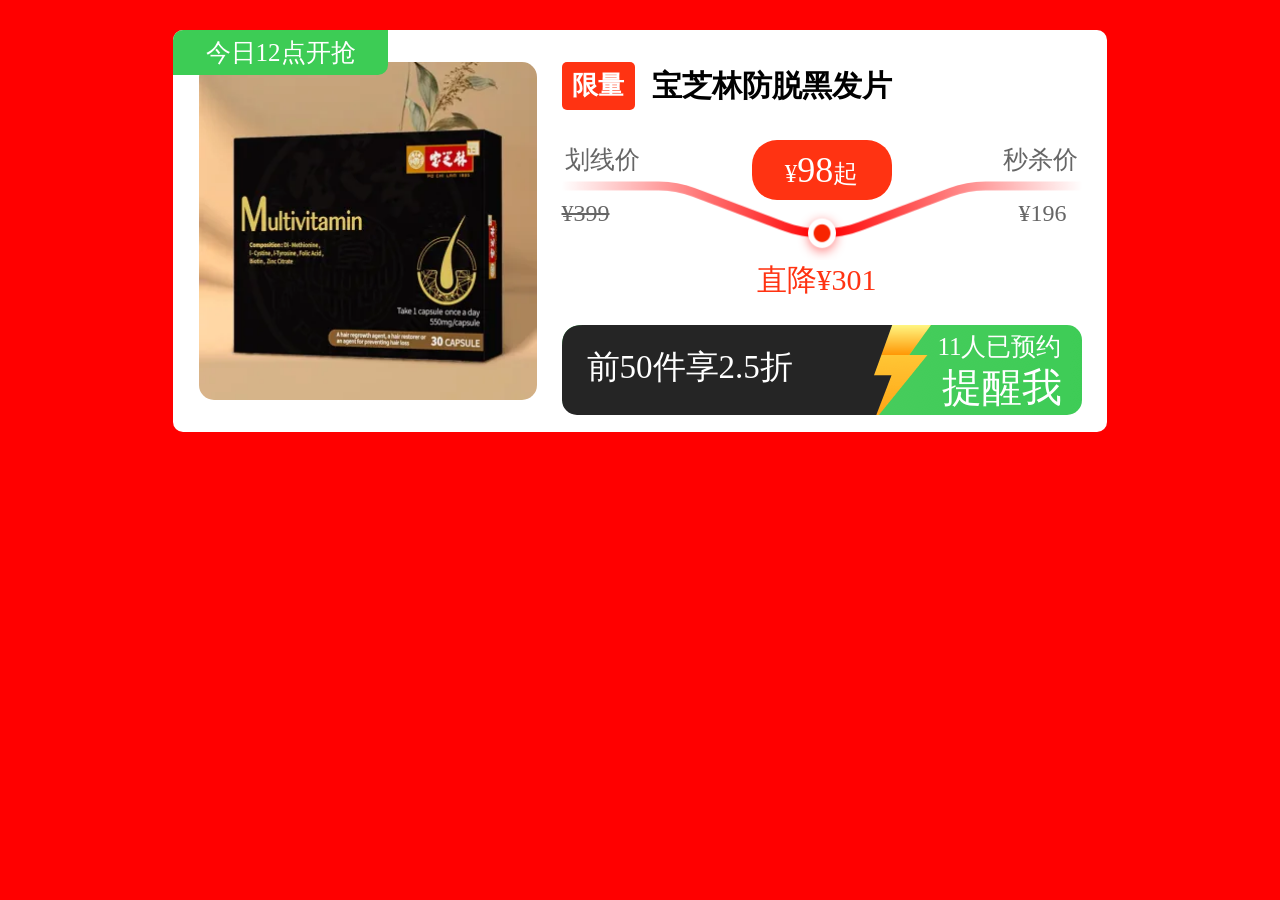
<file: location/html/xm.html>
<!DOCTYPE html>
<html lang="en">
<head>
    <meta charset="UTF-8">
    <meta name="viewport" content="width=device-width, initial-scale=1.0">
    <title>Document</title>
    <link rel="stylesheet" href="../css/xm.css">
</head>
<body>
    <div class="box">
        <div class="box2">
            <div class="boxL">
                <img src="../images/ff4ab917_856e_4b52_a06e_de02748b9ecc (1).jpeg@base@tag=imgscale&F=webp&h=336&m=1&q=80&w=336">
            </div>
            <div class="topTit">今日12点开抢</div>
            <div class="boxR">
                <div class="titleBox">
                    <div class="titleBoxL">限量</div>
                    <h2 class="titleBoxR">宝芝林防脱黑发片</h2>
                </div>
                <div class="tu">
                    <img src="../images/curve.png">
                    <div class="price">
                        <span>¥</span>98<span>起</span>
                    </div>
                    <div class="pricetext1">划线价</div>
                    <div class="pricetext2">秒杀价</div>
                    <s>¥399</s>
                    <span class="text">¥196</span>
                    <div class="depreciate">直降¥301</div>
                </div>
                <div class="bot">
                    <div class="tetxBot">前50件享2.5折</div>
                    <div class="tetxBot2">11人已预约</div>
                    <div class="tetxBot3">提醒我</div>
                </div>
            </div>
        </div>
    </div>
</body>
</html>
</file>
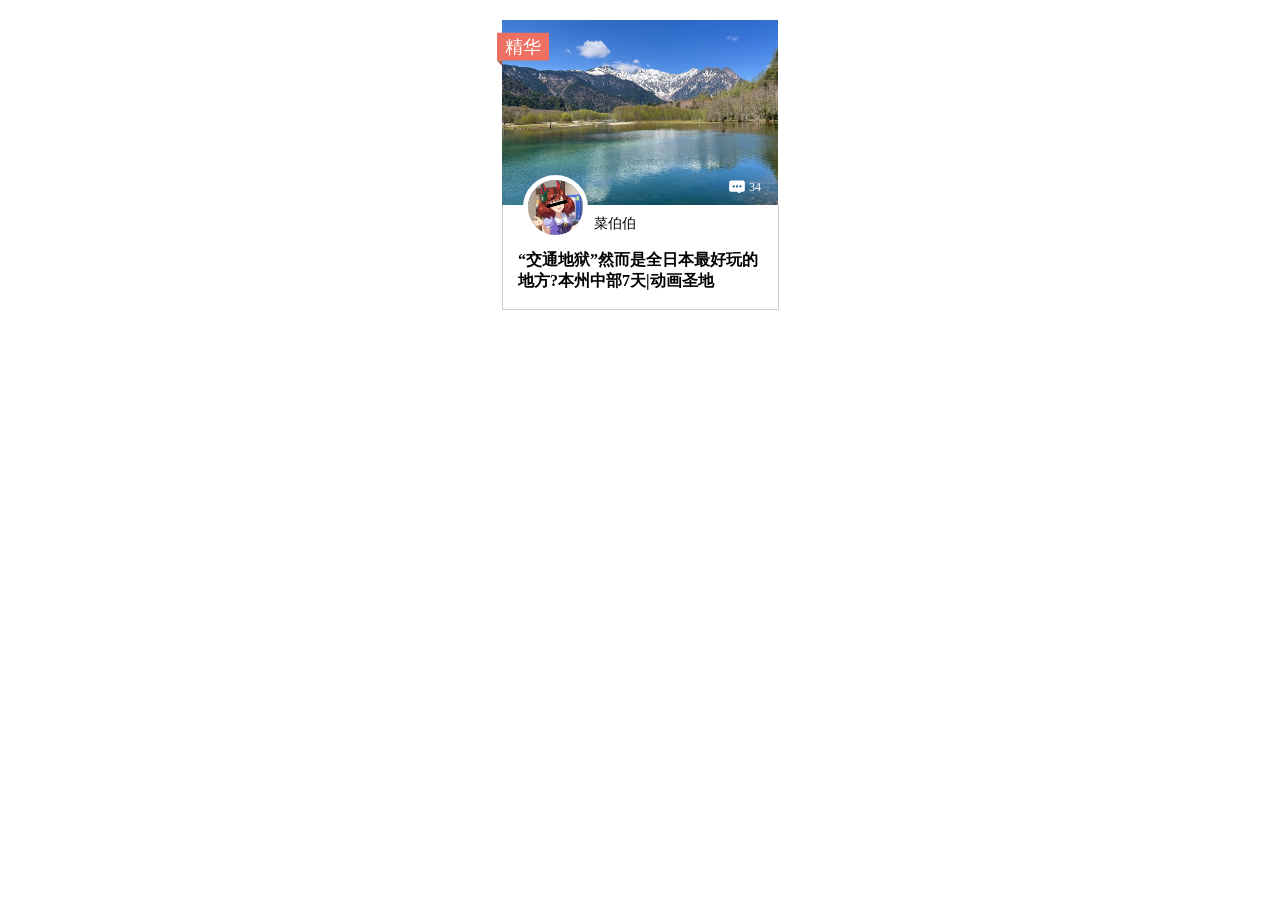
<file: day37/dw1/html/dw.html>
<!DOCTYPE html>
<html lang="en">
<head>
    <meta charset="UTF-8">
    <meta name="viewport" content="width=device-width, initial-scale=1.0">
    <title>Document</title>
    <link rel="stylesheet" href="../css/dw.css">
</head>
<body>
    <div class="box">
        <div class="boxTop">
            <div class="icoBox">
                <div class="ico"></div>
                <div class="text">34</div>
            </div>
            <div class="ico1">精华</div>
        </div>
        <div class="boxBot">
            <div class="to">
                <div class="yuan">
                    <img src="../images/200.jfif">
                </div>
                <div class="zi">菜伯伯</div>
            </div>
            <p>“交通地狱”然而是全日本最好玩的地方?本州中部7天|动画圣地</p>
        </div>
    </div>
</body>
</html>
</file>
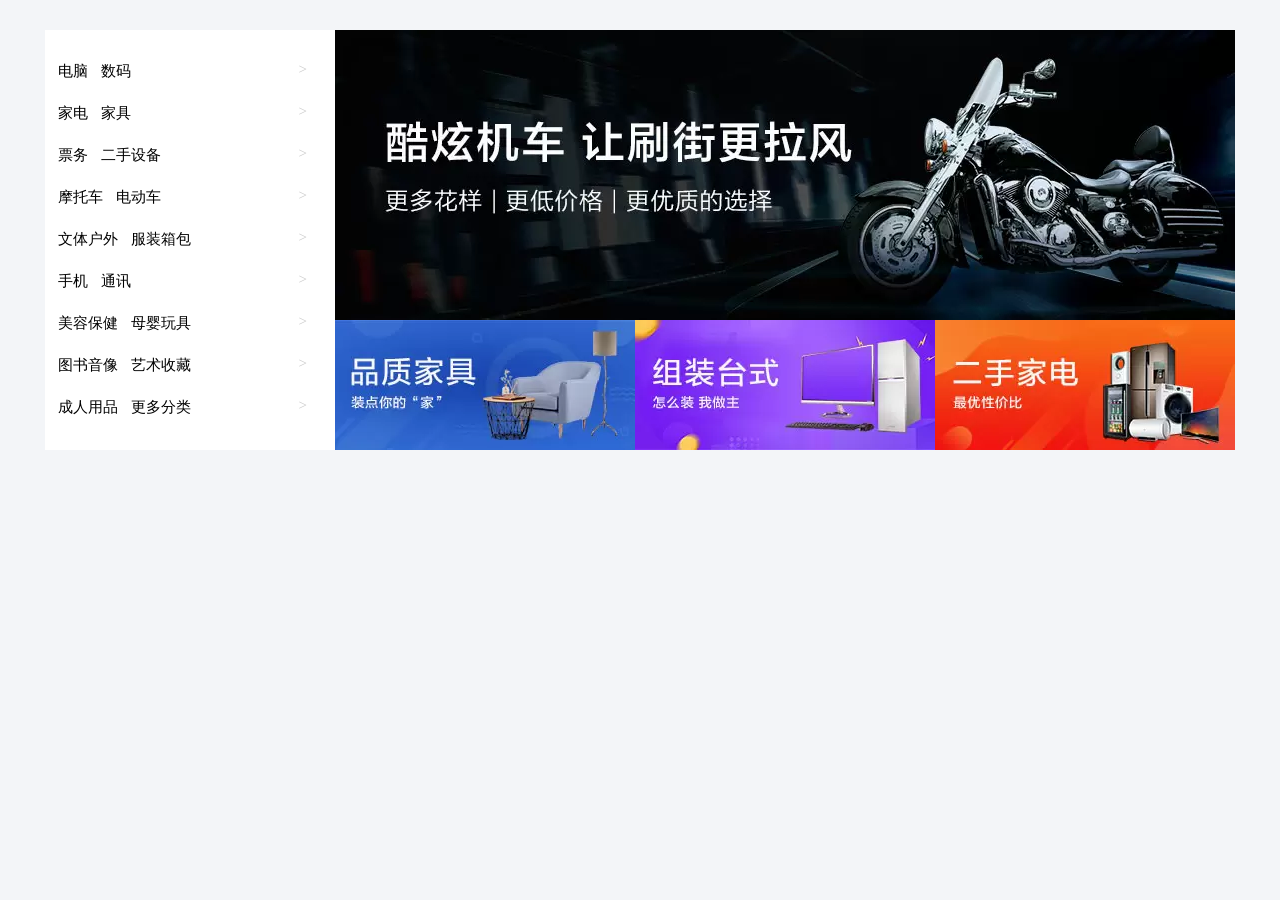
<file: day37/dw2/html/xm1.html>
<!DOCTYPE html>
<html lang="en">
<head>
    <meta charset="UTF-8">
    <meta name="viewport" content="width=device-width, initial-scale=1.0">
    <title>Document</title>
    <link rel="stylesheet" href="../css/xm1.css">
</head>
<body>
    <div class="box layout">
        <div class="boxL">
            <ul>
                <li>
                    <a>电脑</a>
                    <a>数码</a>
                    <span>></span>
                </li>
                <li>
                    <a>家电</a>
                    <a>家具</a>
                    <span>></span>
                </li>
                <li>
                    <a>票务</a>
                    <a>二手设备</a>
                    <span>></span>
                </li>
                <li>
                    <a>摩托车</a>
                    <a>电动车</a>
                    <span>></span>
                </li>
                <li>
                    <a>文体户外</a>
                    <a>服装箱包</a>
                    <span>></span>
                </li>
                <li>
                    <a>手机</a>
                    <a>通讯</a>
                    <span>></span>
                </li>
                <li>
                    <a>美容保健</a>
                    <a>母婴玩具</a>
                    <span>></span>
                </li>
                <li>
                    <a>图书音像</a>
                    <a>艺术收藏</a>
                    <span>></span>
                </li>
                <li class="cl">
                    <a>成人用品</a>
                    <a>更多分类</a>
                    <span>></span>
                </li>
            </ul>
        </div>
        <div class="boxR">
            <div class="top">
                <img src="../images/xkjc.webp">
            </div>
            <ul class="bot">
                <li>
                    <img src="../images/pzjj.webp" alt="">
                </li>
                <li>
                    <img src="../images/zzts.webp" alt="">
                </li>
                <li>
                    <img src="../images/esjd.webp" alt="">
                </li>
            </ul>
        </div>
    </div>
</body>
</html>
</file>
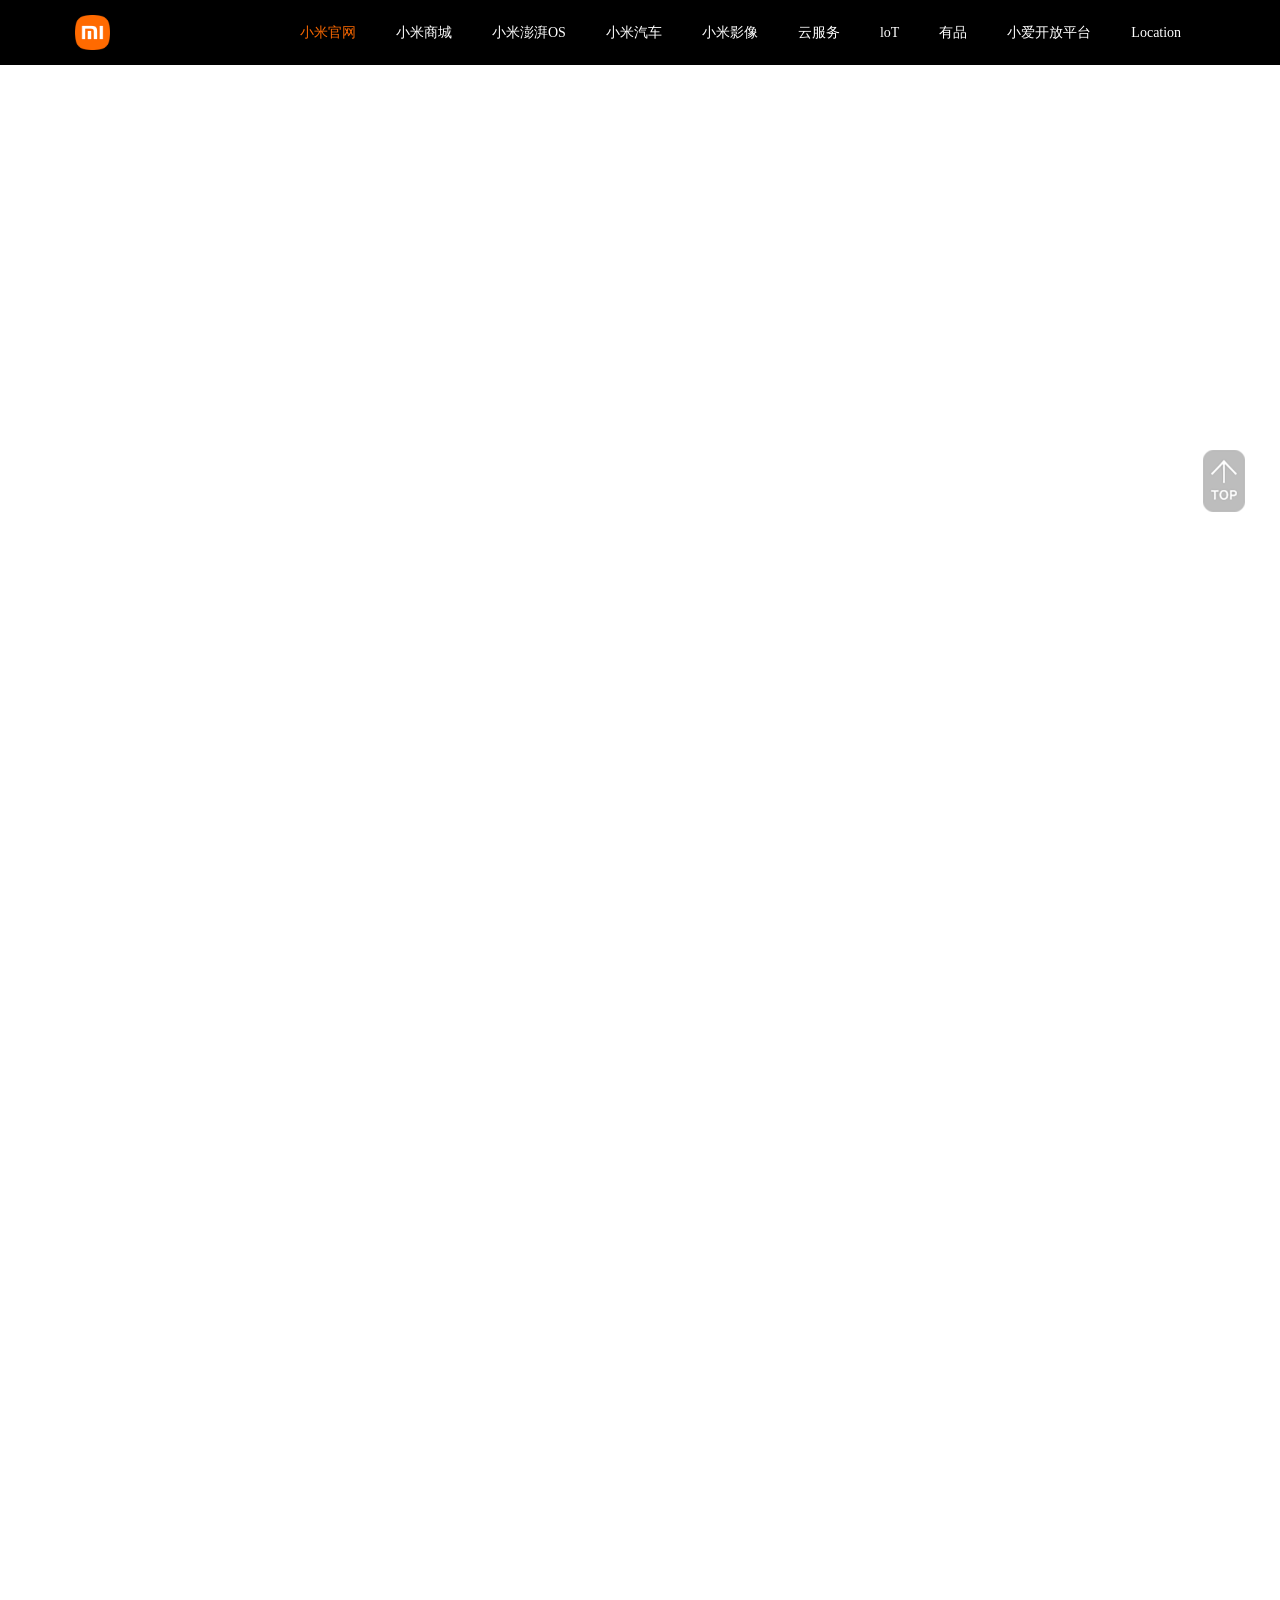
<file: day37/Mi/html/mi.html>
<!DOCTYPE html>
<html lang="en">
<head>
    <meta charset="UTF-8">
    <meta name="viewport" content="width=device-width, initial-scale=1.0">
    <title>Document</title>
    <link rel="stylesheet" href="../css/mi.css">
</head>
<body>
    <div class="TopBox">
        <div class="box1">
            <img src="../images/logo-mi2.png">
        </div>
        <ul class="lead">
            <li><span>小米官网</span></li>
            <li>小米商城</li>
            <li>小米澎湃OS</li>
            <li>小米汽车</li>
            <li>小米影像</li>
            <li>云服务</li>
            <li>loT</li>
            <li>有品</li>
            <li>小爱开放平台</li>
            <li class="cl">Location</li>
        </ul>
        <div class="denlu">
            <div>登录</div>
            <span>|</span>
            <div class="cl">注册</div>
        </div>
    </div>
    <div class="topIcon">
        <img src="../images/top-icon.png">
    </div>
</body>
</html>
</file>
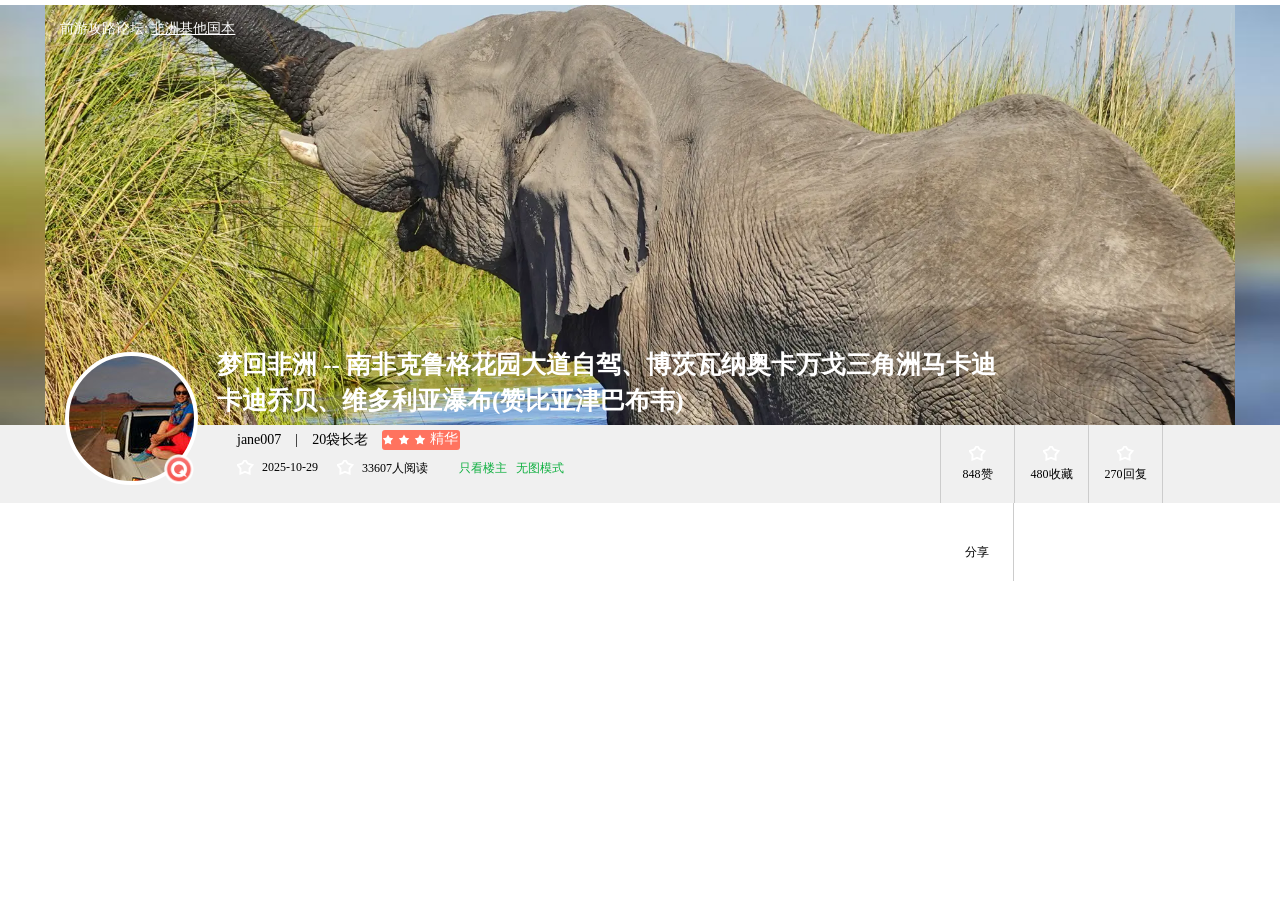
<file: day38/ks/html/ks.html>
<!DOCTYPE html>
<html lang="en">
<head>
    <meta charset="UTF-8">
    <meta name="viewport" content="width=device-width, initial-scale=1.0">
    <title>Document</title>
    <link rel="stylesheet" href="../css/ks.css">
</head>
<body>
    <!-- 大盒子1 -->
    <div class="box">
        <!-- 板心 -->
        <div class="layout box1">
            <div class="text">前游攻路论坛: <span class="xian">非洲基他国本</span></div>
            <h2>梦回非洲 -- 南非克鲁格花园大道自驾、博茨瓦纳奥卡万戈三角洲马卡迪卡迪乔贝、维多利亚瀑布(赞比亚津巴布韦)</h2>
        </div>
    </div>
    <!-- 大盒子2 -->
    <div class="box3">
        <div class="botBox layout">
            <div class="headPortrait">
                <div class="toxiang">
                    <img src="../images/authentication_u.png">
                </div>
            </div>
            <div class="chunk2">
                <div class="sang">
                    <div class="text11">jane007</div>
                    <div class="wire1">|</div>
                    <div class="text11">20袋长老</div>
                    <div class="ico1">
                        <img src="../images/下载.svg">
                        <img src="../images/下载.svg">
                        <img src="../images/下载.svg">
                        <p>精华</p>
                    </div>
                </div>
                <div class="xia">
                    <div class="xiao1">
                        <div class="img11"></div>
                        <p>2025-10-29</p>
                    </div>
                    <div class="xiao2">
                        <div class="img22"></div>
                        <p>33607人阅读</p>
                    </div>
                    <div class="xiao3">
                        <p class="text">只看楼主</p>
                        <p class="text">无图模式</p>
                    </div>
                </div>
            </div>
            <ul class="box3R">
                <li class="left">
                    <div class="img1"></div>
                    <span>848赞</span>
                </li>
                <li>
                    <div class="img1"></div>
                    <span>480收藏</span>
                </li>
                <li>
                    <div class="img1"></div>
                    <span>270回复</span>
                </li>
                <li>
                    <div class="img1"></div>
                    <span>分享</span>
                </li>
            </ul>
            <!-- <div class="to">

                <div class="to2"></div>
            </div>
            <div class="box3L">
                <div class="topS">
                    <span class="text1">jane007</span>
                    <span class="wire">|</span>
                    <span class="text1">20袋长老</span>
                    <div class="tu">
                        <img src="../images/下载.svg">
                        <img src="../images/下载.svg">
                        <img src="../images/下载.svg">
                        <span>精华</span>
                    </div>
                </div>
                <div class="botX">
                    <div class="botX1">
                        <div class="img1"></div>
                        <span>2025-10-29</span>
                    </div>
                    <div class="botX2">
                        <div class="img2"></div>
                        <span>33607人阅读</span>
                    </div>
                    <div class="botX3">
                        <span class="cl">只看楼主</span>
                        <span class="cl">无图模式</span>
                    </div>
                </div>
            </div>
            <ul class="box3R">
                <li class="left">
                    <div class="img1"></div>
                    <span>848赞</span>
                </li>
                <li>
                    <div class="img1"></div>
                    <span>480收藏</span>
                </li>
                <li>
                    <div class="img1"></div>
                    <span>270回复</span>
                </li>
                <li>
                    <div class="img1"></div>
                    <span>分享</span>
                </li>
            </ul> -->
        </div>

    </div>
</body>
</html>
</file>
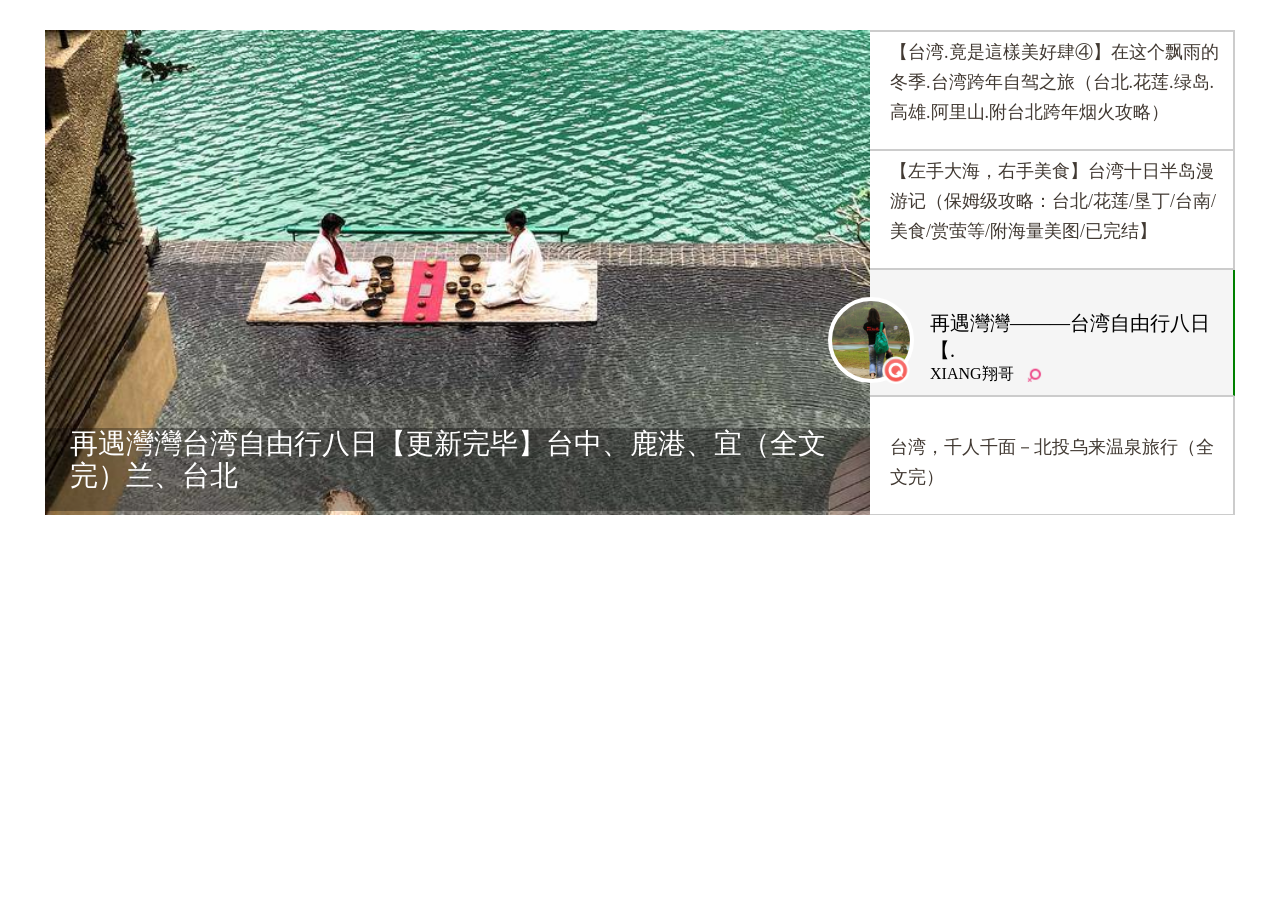
<file: day38/zy/zy1/html/zy.html>
<!DOCTYPE html>
<html lang="en">
<head>
    <meta charset="UTF-8">
    <meta name="viewport" content="width=device-width, initial-scale=1.0">
    <title>Document</title>
    <link rel="stylesheet" href="../css/zy.css">
</head>
<body>
    <div class="box layout">
        <!-- 左开始 -->
        <div class="boxL">
            <!-- 图 -->
            <div class="background_image">
                <p>再遇灣灣台湾自由行八日【更新完毕】台中、鹿港、宜（全文完）兰、台北</p>
            </div>
        </div>
        <!-- 左结束 -->

        <!-- 右开始 -->
        <ul class="boxR">
            <li>
                <p>【台湾.竟是這樣美好肆④】在这个飘雨的冬季.台湾跨年自驾之旅（台北.花莲.绿岛.高雄.阿里山.附台北跨年烟火攻略）</p>
            </li>
            <li>
                <p>【左手大海，右手美食】台湾十日半岛漫游记（保姆级攻略：台北/花莲/垦丁/台南/美食/赏萤等/附海量美图/已完结】</p>
            </li>
            <li class="special">
                <div class="text">
                    再遇灣灣———台湾自由行八日【.
                </div>
                <div class="name">
                    XIANG翔哥
                    <img src="../imges/屏幕截图 2026-05-27 165424.png">
                </div>
            </li>
            <li>
                <p class="special2">台湾，千人千面－北投乌来温泉旅行（全文完）</p>
            </li>
            <div class="head_portrait">
                <img src="../imges/authentication_u.png">
            </div>
        </ul>
        <!-- 右结束 -->
    </div>
</body>
</html>
</file>
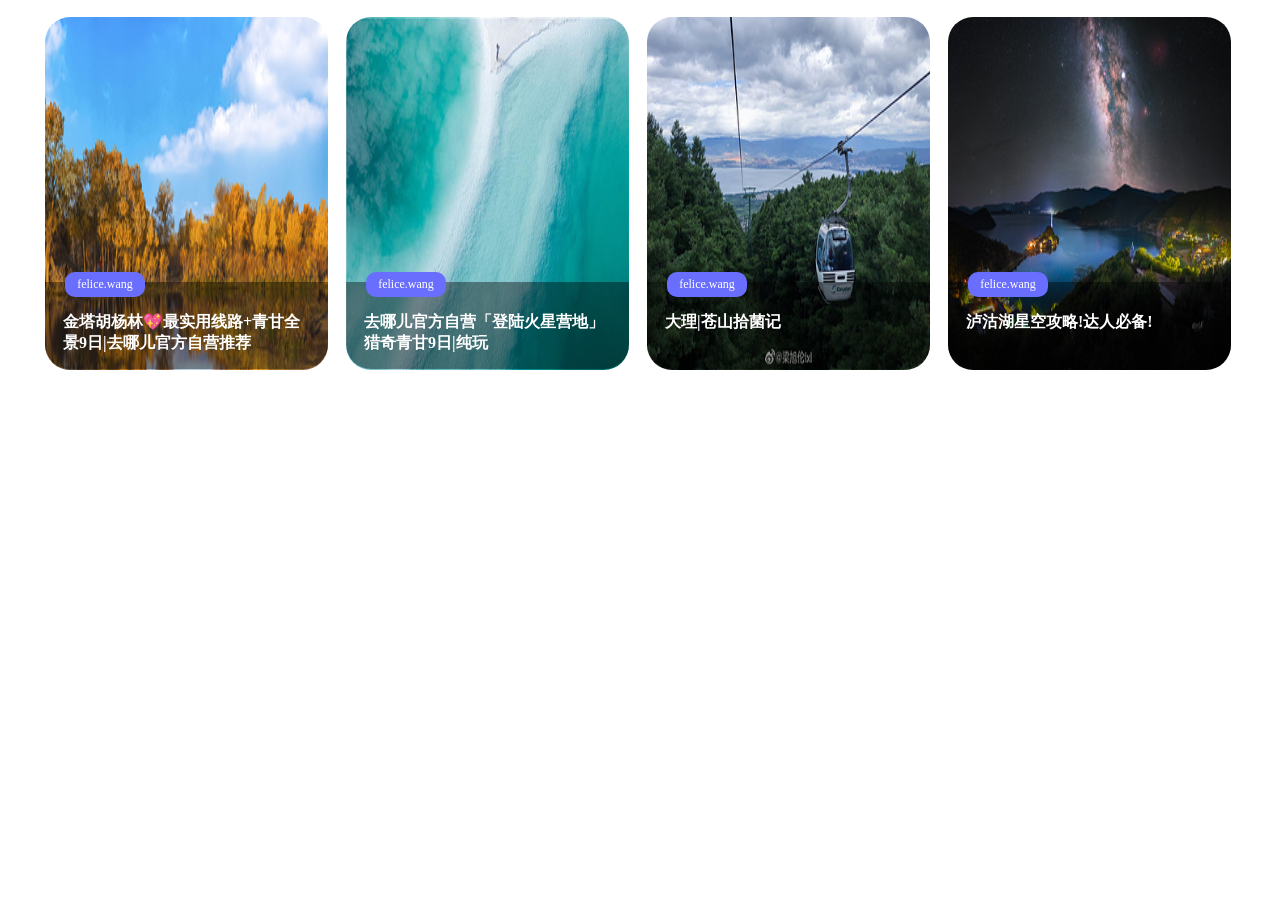
<file: day38/zy/zy2/html/zy.html>
<!DOCTYPE html>
<html lang="en">
<head>
    <meta charset="UTF-8">
    <meta name="viewport" content="width=device-width, initial-scale=1.0">
    <title>Document</title>
    <link rel="stylesheet" href="../css/zy.css">
</head>
<body>
    <ul class="Box layout">
        <li class="img1">
            <div class="text">
                <h2>金塔胡杨林💖最实用线路+青甘全景9日|去哪儿官方自营推荐 </h2>
                <div class="ico">felice.wang</div>
            </div>
        </li>
        <li class="img2">
            <div class="text">
                <h2>去哪儿官方自营「登陆火星营地」猎奇青甘9日|纯玩</h2>
                <div class="ico">felice.wang</div>
            </div>
        </li>
        <li class="img3">
            <div class="text">
                <h2>大理|苍山拾菌记</h2>
                <div class="ico">felice.wang</div>
            </div>
        </li>
        <li class="special img4">
            <div class="text">
                <h2>泸沽湖星空攻略!达人必备!</h2>
                <div class="ico">felice.wang</div>
            </div>
        </li>
    </ul>
</body>
</html>
</file>
<file: day34/css/log_in.css>
*{
    margin: 0;
    padding: 0;
}
a{
    text-decoration: none;
    color: #333;
}
li{
    list-style: none;
}
input{
    outline: none;
}
body{
    background-color: #eee;
}
/* 版心 */
.layout{
    width: 1190px;
    margin: 0 auto;
}
/* 标题 */
.titBox{
    /* height: 295px; */
    /* background-color: red; */
    overflow: hidden;
    margin-top: 135px;
}
.titBox>a{
    width: 286px;
    height: 100px;
    display: block;
    margin-left: 455px;
    margin-top: 135px;
    margin: 0 auto;
    text-align: center;
}
.titBox img{
    width: 286px;
    height: 100%;
    display: block;
    margin: 0 auto;
}
/* 内容 */
.conBox{
    height: 1606px;
    background-color: #fff;
    margin-top: 70px;
    overflow: hidden;
}
.conBox>.tetxTit{
    width: 100%;
    height: 67px;
    /* background-color: red; */
    margin-top: 85px;
    text-align: center;
    line-height: 67px;
    font-size: 67px;
    font-weight: bold;
}
.conBox>.icon{
    width: 100%;
    height: 140px;
    border-bottom: 2px #ccc solid;
    /* background-color: green; */
    overflow: hidden;
    margin-top: 75px;
}
.conBox>.icon>.iconBox{
    width: 922px;
    height: 100%;
    /* background-color: red; */
    margin: 0 auto;
    overflow: hidden;
}
.conBox>.icon>.iconBox>.L{
    width: 448px;
    height: 84px;
    float: left;
}
.conBox>.icon>.iconBox>.L>.t1{
    width: 448px;
    height: 84px;
    background:pink url(../images/denglu/entry.png) no-repeat 0px 0px;
    background-size: 448px 365px;
    cursor: pointer;
    text-align: center;
}
.conBox>.icon>.iconBox>.L>.t1>span{
    line-height: 84px;
    font-size: 36px;
    color: #fff;
    font-weight: bold;
    position: relative;
    left: 34px;
    top: 0px;
    display: block;
}

.conBox>.icon>.iconBox>.R{
    width: 448px;
    height: 84px;
    float: right;
    background:pink ;
}
.conBox>.icon>.iconBox>.R>.t2{
    width: 448px;
    height: 84px;
    background:pink url(../images/denglu/entry.png) no-repeat 0px -88px;
    background-size: 448px 365px;
    cursor: pointer;
    text-align: center;
}
.conBox>.icon>.iconBox>.R>.t1>span{
    line-height: 84px;
    font-size: 36px;
    color: #fff;
    font-weight: bold;
    position: relative;
    left: 34px;
    top: 0px;
    display: block;
}
/* 码 */
.conBox>.code{
    width: 308px;
    height:308px;
    margin: 0 auto;
    background: red url(../images/denglu/654181270f26425aecdb79b739635879.jpg) no-repeat ;
    background-size:100% 100% ;
    margin-top: 45px ;
}
/* 小字 */
.conBox>.small_character{
    width: 100%;
    height: 46px;
    /* background-color: red; */
    margin-top: 40px;
    text-align: center;
    line-height: 46px;
    font-size: 35px;
    color: #000;}
/* .conBox>.small_character>i{
    width: 45px;
    height: 45px;
    display: inline-block;
    background:url(../images/icons_0_16.png) no-repeat 0px -1612px;

} */


/* 小字 */
.conBox>.small_character2{
    width: 100%;
    height: 38px;
    /* background-color: red; */
    margin-top: 40px;
    text-align: center;
    line-height: 38px;
    font-size: 38px;
    color: #acabaa;}
.conBox>.small_character2>a{
    color: #acabaa;
}
/* 注册开始 */
.conBox>form{
    width: 100%;
    height: 540px;
    /* background-color: yellow; */
    margin-top: 30px;
}
.conBox>form>input{
    width: 655px;
    height:88px ;
    font-size: 34px;
    margin-left: 266px;
}
.conBox>form>.to{
    margin-top: 50px;
}
.conBox>form .box3{
    margin-left:266px ;
}
.conBox>form .sz{
    width:35px ;
    height: 35px;
    margin-top: 60px;
}
.conBox>form>.box3 span{
    height: 35px;
    font-size: 35px;
    display: inline-block;
    color: #b6b4b4;
    line-height: 35px;
}
.conBox>form>.box3 p{
    display: inline;
    font-size: 35px;
    line-height: 35px;
    margin-left: 215px;
}
.conBox>form>.enter{
    width: 448px;
    height: 92px;
    margin-left: 370px;
    margin-top: 110px;
    font-size: 35px;
    font-weight: bold;
    color: #000;
}
/* 底部 */
.but{
    height: 392px;
    /* background: red; */
    margin-top: 62px;
    font-size: 34px;
    color: #b6b4b4;
    text-align: center;
}
.but>a{
    color: #982f03;
}
</file>
<file: day34/css/xm.css>
*{
    margin: 0;
    padding: 0;
}
a{
    text-decoration: none;
    color: #333;
}
li{
    list-style: none;
}
input{
    outline: none;
    border: none;
}
/* 版心 */
.layout{
    width: 1190px;
    margin: 0 auto;
}
/* 顶部大合子 */
.Top{
    height: 95px;
    background-color: #fffaf7;
    border-bottom:2px solid #d5d2ce ;
    overflow: hidden;
}
/* 标题开始 */
.Top>.titleTopBox{
    height: 55px;
    /* background-color: red; */
    margin-top: 20px;
    overflow: hidden;

}
/* logo */
.Top>.titleTopBox>.Logo{
    width: 113px;
    height: 55px;
    /* background-color: yellow; */
    float: left;
}
.Top>.titleTopBox>.Logo img{
    width: 100%;
    height: 100%;
}
/* 搜索开始 */
.Top>.titleTopBox>.searchBox{
    /* width: 267px; */
    width: 357px;
    height: 40px;
    /* background-color: yellow; */
    float: left;
    margin-top: 10px;
    margin-left: 18px;
}
.Top>.titleTopBox>.searchBox>.searchBoxL{
    width: 267px;
    height: 38px;
    background-color: #fffaf7;
    float: left;
    border: 1px #d5d2ce solid;
}
.Top>.titleTopBox>.searchBox>.searchBoxL>input{
    width: 260px;
    height: 38px;
    /* background-color: #fffaf7; */
    float: left;
    padding-left: 10px;
    font-size: 18px;
}
.Top>.titleTopBox>.searchBox>.searchBoxR{
    width: 85px;
    height: 38px;
    background-color: #993300;
    border: 1px solid #b27d65;
    float: left;
    cursor: pointer;
}
.Top>.titleTopBox>.searchBox>.searchBoxR>div{
    width: 26px;
    height: 26px;
    background: red url(../images/Top/sousuo.png) no-repeat;
    background-size:100% 100% ;
    float: left;
    margin-top: 6px;
    margin-left: 30px;
}
/* 登录 */
.Top>.titleTopBox>.register{
    width: 85px;
    height: 27px;
    /* background-color: pink; */
    float: right;
    margin-top: 20px;
}
/* 导航开始 */
.nvt{
    height: 50px;
    background-color: #fffaf7;
    border-bottom: 1px solid #d5d2ce;
    overflow: hidden;
}
.nvt>.nvtBox{
    height: 50px;
    /* background-color: red; */
    overflow: hidden;
}

.nvt .nvtL{
    width: 850px;
    height: 100%;
    /* background-color: yellow; */
    float: left;
    margin-left: 22px;
    overflow: hidden;
}
.nvt .nvtL>ul>li{
    float: left;
    margin-right: 40px;
    line-height: 50px;
    font-size: 16px;
    cursor: pointer;
}
.nvt .nvtL>ul>li span{
    display: inline-block;
    font-size:10px ;
    vertical-align: top;
    margin-left: 4px;
}
.nvt .nvtL>ul>li a{
    color: #a4653e;
}
/* R */
.nvt .nvtR{
    width: 133px;
    height: 100%;
    /* background-color: yellow; */
    float: right;
    overflow: hidden;
}
.nvt .nvtR>.img{
    margin-top: 12px;
    float: left;
    cursor: pointer;
}
.nvt .nvtR>.tetx{
    margin-top: 12px;
    float: left;
    font-size: 16px;
    margin-top: 10px;
    margin-left: 5px;
}
/* 顶部结束 */
/* 内容 */
.contBox{
    height: 1800px;
    background-color: #eeece9;
    /* background-color: red; */
    overflow: hidden;
}
/* 大合子 版心 */
.contBox>.matterBox{
    height: 1750px;
    /* background-color: yellow; */
    overflow: hidden;
    margin-top: 10px;
}
/* L */
.contBox>.matterBox>.matterBoxL{
    width: 790px;
    height: 700px;
    /* background-color: green; */
    float: left;
}
.contBox>.matterBox>.matterBoxL>.matterBoxLBox1{
    width: 100%;
    height: 307px;
    background-color: #fff;
    overflow: hidden;
}
.contBox>.matterBox>.matterBoxL>.matterBoxLBox1>.L{
    width: 443px;
    height: 100%;
    background: url(../images/内容/111.jpg) no-repeat center center;
    background-size: 100% 100%;
    float: left;}
.contBox>.matterBox>.matterBoxL>.matterBoxLBox1>.R{
    float: left;
    width: 345px;
    height: 100%;
}

.contBox>.matterBox>.matterBoxL>.matterBoxLBox1>.R>h2{
    width: 325px;
    height: 20px;
    margin-top: 42px;
    margin-left: 30px;
    font-size: 20px;
    /* font-weight: normal; */
    line-height: 20px;
}
.contBox>.matterBox>.matterBoxL>.matterBoxLBox1>.R>strong{
    height: 18px;
    width: 325px;
    margin-top: 33px;
    margin-left: 30px;
    display: block;
    font-size: 18px;
    line-height: 18px;
}
.contBox>.matterBox>.matterBoxL>.matterBoxLBox1>.R>p{
    height: 18px;
    width: 325px;
    margin-top: 20px;
    margin-left: 30px;
    font-size: 18px;
    margin-right: 34px;}
.contBox>.matterBox>.matterBoxL>.matterBoxLBox1>.R>.text1{
    width: 40px;
    line-height: 23px;

}
.contBox>.matterBox>.matterBoxL>.matterBoxLBox1>.R .text2{
    margin-top: 48px;
}
/* 2 */
.contBox>.matterBox>.matterBoxL>.matterBoxLBox2{
    width: 100%;
    height: 380px;
    background-color: #fff;
    margin-top: 25px;
    overflow: hidden;
}
.contBox>.matterBox>.matterBoxL>.matterBoxLBox2>.dayBox{
    width: 765px;
    height: 19px;
    /* background-color: pink; */
    margin-top: 27px;
    margin-left: 25px;
    font-size: 19px;
    line-height: 19px;
    color: #707279;
    font-weight: bold;
}
.contBox>.matterBox>.matterBoxL>.matterBoxLBox2>.dayBox>span{
    color: #993300;
}
.contBox>.matterBox>.matterBoxL>.matterBoxLBox2>.tu{
    width: 100%;
    height: 175px;
    /* background-color: blue; */
    margin-top: 15px;
    overflow: hidden;
    margin-left: 25px;
}
.contBox>.matterBox>.matterBoxL>.matterBoxLBox2 li{
    margin-right: 17px;
    float: left;
    cursor: pointer;
}
.contBox>.matterBox>.matterBoxL>.matterBoxLBox2 .clo{
    margin-right: 0px;
}
.contBox>.matterBox>.matterBoxL>.matterBoxLBox2 img{
    width: 175px;
    height: 175px;
}
.contBox>.matterBox>.matterBoxL>.matterBoxLBox2>.text{
    width: 750px;
    height: 40px;
    /* background-color: blue; */
    margin-top: 17px;
    margin-left: 23px;
    /* border-bottom:2px solid #e4e2df; */
    overflow: hidden;
}
.contBox>.matterBox>.matterBoxL>.matterBoxLBox2>.text>li{
    height: 40px;
    font-size: 16px;
    color: #993300;
    float: left;
    margin-right: 138px;
    cursor: pointer;
}
.contBox>.matterBox>.matterBoxL>.matterBoxLBox2>.text>.jian{
    margin-left: 62px;
}
.contBox>.matterBox>.matterBoxL>.matterBoxLBox2>.text>.clo1{
    margin-right: 0px;
}
.contBox>.matterBox>.matterBoxL>.matterBoxLBox2>.text>.ma{
    margin-right: 118px;
}

.contBox>.matterBox>.matterBoxL>.matterBoxLBox2>.text2{
    width: 740px;
    height: 77px;
    /* background-color: blue; */
    margin-left: 25px;
}
.contBox>.matterBox>.matterBoxL>.matterBoxLBox2>.text2>li{
    width: 147px;
    height: 100%;
    /* background-color: pink; */
    margin-right: 18px;
    float: left;
    border-top:2px solid #e4e2df ;
    padding-top: 10px;
    padding-right: 12px;
    color: #707279;
    padding-left: 12px;
}
.contBox>.matterBox>.matterBoxL>.matterBoxLBox2>.text2>.clo3{
    margin-right: 0px;
}
/* 3 */
.contBox>.matterBox>.matterBoxL>.matterBoxLBox3{
    width: 100%;
    height: 958px;
    background: #fff;
    margin-top: 25px;
}
.contBox>.matterBox>.matterBoxL>.matterBoxLBox3>.L{
    width: 170px;
    height: 100%;
    background-color: #fff;
    float: left;
}
.contBox>.matterBox>.matterBoxL>.matterBoxLBox3>.L>.titleBox{
    width: 100%;
    height: 45px;
    background: #cecbc6;
    line-height: 45px;
    font-size: 16px;
    text-align: center;
    font-weight: bold;
    color: #797977;
    cursor: pointer;
}
.contBox>.matterBox>.matterBoxL>.matterBoxLBox3>.L>ul{
    width: 168px;
    height: 407px;
    /* background-color: red; */
    border-right:3px solid #d4d3d2 ;
}
.contBox>.matterBox>.matterBoxL>.matterBoxLBox3>.L>ul>li{
    width: 100%;
    height: 37px;
    /* background-color: blue; */
    margin-bottom: 20px;
    cursor: pointer;
}
.contBox>.matterBox>.matterBoxL>.matterBoxLBox3>.L>ul>.cloo{
    border-right:3px solid #d4d3d2 ;
    margin-bottom: 0px;
    height: 64px;
}
.contBox>.matterBox>.matterBoxL>.matterBoxLBox3>.L>ul>.maz2{
    height: 55px;
}
.contBox>.matterBox>.matterBoxL>.matterBoxLBox3>.L>ul>li .tu1{
    width: 35px;
    height: 35px;
    border-radius:50% ;
    display: flex;
}
.contBox>.matterBox>.matterBoxL>.matterBoxLBox3>.L>ul>li .tu1>img{
    width: 100%;
    height: 100%;
    border-radius:50% ;
    margin-left: 22px;
    display: block;
    float: left;
}

.contBox>.matterBox>.matterBoxL>.matterBoxLBox3>.L>ul>li .tu3{
    width: 120px;
    height: 35px;
}
.contBox>.matterBox>.matterBoxL>.matterBoxLBox3>.L>ul>li .blank{
    width: 100%;
    height: 100%;   
    /* background-color: red; */
    float: left;
}
.contBox>.matterBox>.matterBoxL>.matterBoxLBox3>.L>ul>li .tu1 a{
    display: block;
    float: left;
    width: 100px;
    height: 35px;
    line-height: 35px;
    white-space: nowrap;
    margin-left: 15px;
}
.contBox>.matterBox>.matterBoxL>.matterBoxLBox3>.L>ul>li .tu2{
    padding-top: 10px;
    width: 35px;
    height: 35px;
}
.contBox>.matterBox>.matterBoxL>.matterBoxLBox3>.L .titleBoxClo{
    margin-top: 0px;
}
.contBox>.matterBox>.matterBoxL>.matterBoxLBox3>.L .maz22{
    margin-bottom: 0px;
}

/* L结束 */

.contBox>.matterBox>.matterBoxL>.matterBoxLBox3>.R{
    width: 620px;
    height: 100%;
    background-color: #fff;
    float: left;
}
.contBox>.matterBox>.matterBoxL>.matterBoxLBox3>.R>.titleBoxR{
    width: 558px;
    height: 32px;
    /* background-color: red; */
    border-bottom: 2px solid #d4d3d2;
    margin-left: 24px;
    margin-top: 27px;
    font-size: 18px;
    /* line-height: 32px; */
    font-weight: bold;
    color: #993300;
}
.contBox>.matterBox>.matterBoxL>.matterBoxLBox3>.R>.imgBoxR{
    width: 558px;
    height: 400px;
    /* background-color: red; */
    margin-left:24px ;
    margin-top: 25px;
    overflow: hidden;
}
.contBox>.matterBox>.matterBoxL>.matterBoxLBox3>.R>.imgBoxR>li{
    width: 169px;
    height: 198px;
    /* background-color: gold; */
    float: left;
    margin-right: 25px;
    margin-bottom: 4px;
}
.contBox>.matterBox>.matterBoxL>.matterBoxLBox3>.R>.imgBoxR>.clo{
    margin-right: 0px;
}
.contBox>.matterBox>.matterBoxL>.matterBoxLBox3>.R>.imgBoxR .Boxtu{
    width: 169px;
    height: 130px;
    background: url(../images/内容/HotR/1.jpg) no-repeat ;
    background-size: 100% 100%;
    overflow: hidden;
    cursor: pointer;
}
.contBox>.matterBox>.matterBoxL>.matterBoxLBox3>.R>.imgBoxR .tu2{
    background: url(../images/内容/HotR/2.jpg) no-repeat ;
    background-size: 100% 100%;
}
.contBox>.matterBox>.matterBoxL>.matterBoxLBox3>.R>.imgBoxR .tu3{
    background: url(../images/内容/HotR/3.jpg) no-repeat ;
    background-size: 100% 100%;
}
.contBox>.matterBox>.matterBoxL>.matterBoxLBox3>.R>.imgBoxR .tu4{
    background: url(../images/内容/HotR/4.jpg) no-repeat ;
    background-size: 100% 100%;
}
.contBox>.matterBox>.matterBoxL>.matterBoxLBox3>.R>.imgBoxR .tu5{
    background: url(../images/内容/HotR/5.jpg) no-repeat ;
    background-size: 100% 100%;
}
.contBox>.matterBox>.matterBoxL>.matterBoxLBox3>.R>.imgBoxR .tu6{
    background: url(../images/内容/HotR/6.jpg) no-repeat ;
    background-size: 100% 100%;
}
.contBox>.matterBox>.matterBoxL>.matterBoxLBox3>.R>.imgBoxR .tu7{
    background: url(../images/内容/HotR/7.jpg) no-repeat ;
    background-size: 100% 100%;
}
.contBox>.matterBox>.matterBoxL>.matterBoxLBox3>.R>.imgBoxR .tu8{
    background: url(../images/内容/HotR/8.jpg) no-repeat ;
    background-size: 100% 100%;
}
.contBox>.matterBox>.matterBoxL>.matterBoxLBox3>.R>.imgBoxR .tu9{
    background: url(../images/内容/HotR/9.jpg) no-repeat ;
    background-size: 100% 100%;
}
.contBox>.matterBox>.matterBoxL>.matterBoxLBox3>.R>.imgBoxR .tu10{
    background: url(../images/内容/HotR/10.jpg) no-repeat ;
    background-size: 100% 100%;
}
.contBox>.matterBox>.matterBoxL>.matterBoxLBox3>.R>.imgBoxR .tu11{
    background: url(../images/内容/HotR/11.jpg) no-repeat ;
    background-size: 100% 100%;
}
.contBox>.matterBox>.matterBoxL>.matterBoxLBox3>.R>.imgBoxR .tu12{
    background: url(../images/内容/HotR/12.jpg) no-repeat ;
    background-size: 100% 100%;
}
.contBox>.matterBox>.matterBoxL>.matterBoxLBox3>.R .titleBoxClo{
    margin-top: 0%;
    /* line-height: 0px; */
}
.contBox>.matterBox>.matterBoxL>.matterBoxLBox3>.R>.imgBoxR h5{
    width: 100%;
    height: 18px;
    line-height: 18px;
    font-size: 18px;
    text-align: center;
    margin-top: 20px;
    font-weight: normal;
    color: #993300;

}

.contBox>.matterBox>.matterBoxL>.matterBoxLBox3>.R>.imgBoxR img{
    height: 35px;
    width: 35px;
    display: block;
    margin: 0 auto;
    margin-top: 45px;
    /* border: 2px solid #fff ;
    border-radius: 50%; */
}
/* R */
.contBox>.matterBox>.matterBoxR{
    width: 372px;
    /* height: 700px; */
    /* background-color: green; */
    float: right;
    margin-top: 35px;
}
/* 分享的美食开始 */
.contBox>.matterBox>.matterBoxR>.foodBox{
    width: 100%;
    height: 1077px;
    /* background-color: red; */
}
/* 美食标题开始 */
.contBox>.matterBox>.matterBoxR>.foodBox .foodBoxTiitle{
    width: 100%;
    height: 60px;
    background-color: #ccc8c2;
    font-size: 16px;
    line-height: 60px;
    color: #74726f;
    font-weight: bold;
    padding-left: 20px;
    /* box-sizing: border-box; */
}
.contBox>.matterBox>.matterBoxR>.foodBox .foodBoxTiitle a{
    color: #993300;
}
.contBox>.matterBox>.matterBoxR>.foodBox .foodBoxCon{
    width: 100%;
    height: 1015px;
    background-color: #fff;
    overflow: hidden;
}
.contBox>.matterBox>.matterBoxR>.foodBox .foodBoxCon .us1{
    width: 334px;
    height: 200px;
    border-bottom: 1px solid #ccc8c2;
    margin: 0 auto;
    /* background: red; */
    margin-top: 20px;
    /* overflow: hidden; */
}
.contBox>.matterBox>.matterBoxR>.foodBox .foodBoxCon .us1 .L{
    width: 50px;
    height: 100%;
    /* background-color: yellow; */
    float: left;
}
.contBox>.matterBox>.matterBoxR>.foodBox .foodBoxCon .us1 .R{
    width: 270px;
    height: 100%;
    /* background-color: green; */
    float: right;
}
.contBox>.matterBox>.matterBoxR>.foodBox .foodBoxCon .us1 .R .user{
    width: 100%;
    height: 16px;
    line-height: 16px;
    font-size: 16px;
    color: #000;
    font-weight: bold;
    margin-top: 8px;
}
.contBox>.matterBox>.matterBoxR>.foodBox .foodBoxCon .us1 .R span{
    color: #993300;
}
.contBox>.matterBox>.matterBoxR>.foodBox .foodBoxCon .us1 .R .img{
    width:197px;
    height: 130px;
    /* background-color: pink; */
    margin-top: 12px;
}
.contBox>.matterBox>.matterBoxR>.foodBox .foodBoxCon .us1 .R .img .L1{
    width:130px ;
    height: 100%;
    float: left;
    /* background-color: yellowgreen; */
}
.contBox>.matterBox>.matterBoxR>.foodBox .foodBoxCon .us1 .R .img .R1{
    width: 64px;
    height: 100%;
    float: right;
    /* background-color: red; */
}
.contBox>.matterBox>.matterBoxR>.foodBox .foodBoxCon .us1 .R .img .R1 .t1{
    width: 100%;
    height: 65px;
    margin-bottom: 2px;
    /* background-color: red; */
    
}
.contBox>.matterBox>.matterBoxR>.foodBox .foodBoxCon .us1 .R .img .R1 .t2{
    margin-bottom: 0px;
}
.contBox>.matterBox>.matterBoxR>.foodBox .foodBoxCon .us1 .R .comment{
    width: 100%;
    height: 16px;
    font-size: 16px;
    line-height: 16px;
    margin-top: 10px;
    margin-left: 10px;
    color: #a09e9e;

}
/* 图片 */
.contBox>.matterBox>.matterBoxR>.foodBox .foodBoxCon .us1 .R .img .L1 img{
    width:40px ;
    height:40px ;
    display: block;
    margin-top: 85px;
    margin-left: 90px;

}
.contBox>.matterBox>.matterBoxR>.foodBox .foodBoxCon .us1 .R .img .R1 .t1 img{
    width: 100%;
    height: 100%;
    cursor: pointer;
}
.contBox>.matterBox>.matterBoxR>.foodBox .foodBoxCon .us1 .R .img .R1 .t2 img{
    width: 100%;
    height: 100%;
    cursor: pointer;
}
.contBox>.matterBox>.matterBoxR>.foodBox .foodBoxCon .us1 .R .img .L1
{
    width: 130px;
    height: 130px;
    background: yellow url(../images/ms.jpg) no-repeat;
    background-size: 100% 100%;
    cursor: pointer;
}
.contBox>.matterBox>.matterBoxR>.foodBox .foodBoxCon .us1 .R .img .L2
{
    width: 130px;
    height: 130px;
    background: yellow url(../images/内容/HotR/4.jpg) no-repeat;
    background-size: 100% 100%;
    cursor: pointer;
}
/* 修改 */
.contBox>.matterBox>.matterBoxR>.foodBox .foodBoxCon .us2{
    height: 75px;
}
.contBox>.matterBox>.matterBoxR>.foodBox .foodBoxCon .us1 .R .img2{
    width:262px;
    height: 130px;
    /* background-color: pink; */
    margin-top: 12px;
}
.contBox>.matterBox>.matterBoxR>.foodBox .foodBoxCon .us1 .R .img .L3
{
    width: 130px;
    height: 130px;
    background: yellow url(../images/内容/HotR/8.jpg) no-repeat;
    background-size: 100% 100%;
    cursor: pointer;
    float: right;
}
/* 底部文字开始 */
.contBox>.matterBox>.matterBoxR>.foodBox .foodBoxCon>p{
    width: 100%;
    height: 16px;
    line-height: 16px;
    font-size: 16px;
    color: #993300;
    font-weight: bold;
    margin-top: 45px;
    text-align: center;
}
.contBox>.matterBox>.matterBoxR>.foodBox .foodBoxCon>p>a{
    color:#993300;
}
/* 底部按钮开始 */
.contBox>.matterBox>.matterBoxR>.foodBox .foodBoxCon>.btn{
    width: 200px;
    height: 50px;
    background-color: #993300;
    margin: 0 auto;
    margin-top: 30px;
    text-align: center;
    line-height: 50px;
    color: #fff;
    font-size: 16px;
    cursor: pointer;
    font-weight: bold;
}
/* 分享的美食2开始 */
.contBox>.matterBox>.matterBoxR>.foodBox2{
    width: 100%;
    height: 567px;
    background-color: red;
    margin-top: 18px;
}
.contBox>.matterBox>.matterBoxR>.foodBox2>.foodBox2Title{
    width: 100%;
    height: 63px;
    background-color: #ccc8c2;
    font-size: 16px;
    line-height: 63px;
    color: #74726f;
    font-weight: bold;
    padding-left: 20px;
    /* box-sizing: border-box; */
}
.contBox>.matterBox>.matterBoxR>.foodBox2>.gastronome{
    width: 100%;
    height: 504px;
    background-color: #fff;
}
.contBox>.matterBox>.matterBoxR>.foodBox2>.gastronome>li{
    width: 334px;
    height: 84px;
    border-bottom: 1px solid #ccc8c2;
    float: left;
    margin-left: 18px;
    margin-top: 10px;
    cursor: pointer;
}
.contBox>.matterBox>.matterBoxR>.foodBox2>.gastronome>li>.gastronomeL{
    width: 273px;
    height: 100%;
    float: left;
    /* background-color: red; */
}
.contBox>.matterBox>.matterBoxR>.foodBox2>.gastronome>li>.gastronomeL>.L{
    width: 69px;
    height: 100%;
    /* background-color: yellow; */
    float: left;
}
.contBox>.matterBox>.matterBoxR>.foodBox2>.gastronome>li>.gastronomeL>.L>img{
    width: 68px;
    height: 68px;
    border-radius:50% ;
    display: block;
    margin-top: 10px;
}

.contBox>.matterBox>.matterBoxR>.foodBox2>.gastronome>li>.gastronomeL>.R{
    width: 160px;
    height: 100%;
    /* background: pink; */
    float: left;
    margin-left: 15px;
}
.contBox>.matterBox>.matterBoxR>.foodBox2>.gastronome>li>.gastronomeL>.R>div{
    width: 100%;
    height: 16px;
    line-height: 16px;
    font-size: 16px;
    color: #a4653e;
    font-weight: bold;
    margin-top: 20px;
    overflow: hidden
}
.contBox>.matterBox>.matterBoxR>.foodBox2>.gastronome>li>.gastronomeL>.R>span{
    display: block;
    width: 100%;
    height: 15px;
    line-height: 15px;
    font-size: 15px;
    color: #a2a3a2;
    /* font-weight: bold; */
    margin-top: 15px;
    overflow: hidden
}
.contBox>.matterBox>.matterBoxR>.foodBox2>.gastronome>li>.gastronomeR{
    width: 61px;
    height: 100%;
    float: right;
    /* background-color: green; */
}
.contBox>.matterBox>.matterBoxR>.foodBox2>.gastronome>li>.gastronomeR>.attention{
    width: 50px;
    height: 28px;
    background-color: #c7ada0;
    line-height: 28px;
    text-align: center;
    margin: 0 auto;
    /* font-weight: bold; */
    margin-top: 20px;
    font-size: 18px;
    color: #fff;
    cursor: pointer;
}
/* 底部开始！!!!! */
.butBox{
    height: 207px;
    background-color: #d6d4d0;
    overflow: hidden;
}
.butBox>.butBox1{
    height: 207px;
    /* background-color: red; */
    overflow: hidden;
}
.butBox>.butBox1>.text1{
    width: 100%;
    height: 20px;
    font-size: 18px;
    line-height: 20px;
    color: #993300;
    margin-top: 62px;
}
.butBox>.butBox1>.text2{
    margin-top: 22px;
    color: #000;
}
</file>
<file: day34/css/xm2.css>
*{
    margin: 0;
    padding: 0;
}
a{
    text-decoration: none;
    color: #333;
}
li{
    list-style: none;
}
input{
    outline: none;
    border: none;
}
/* 版心 */
.layout{
    width: 1190px;
    margin: 0 auto;
}
/* 顶部大合子 */
.Top{
    height: 95px;
    background-color: #fffaf7;
    border-bottom:2px solid #d5d2ce ;
    overflow: hidden;
}
/* 标题开始 */
.Top>.titleTopBox{
    height: 55px;
    /* background-color: red; */
    margin-top: 20px;
    overflow: hidden;

}
/* logo */
.Top>.titleTopBox>.Logo{
    width: 113px;
    height: 55px;
    /* background-color: yellow; */
    float: left;
}
.Top>.titleTopBox>.Logo img{
    width: 100%;
    height: 100%;
}
/* 搜索开始 */
.Top>.titleTopBox>.searchBox{
    /* width: 267px; */
    width: 357px;
    height: 40px;
    /* background-color: yellow; */
    float: left;
    margin-top: 10px;
    margin-left: 18px;
}
.Top>.titleTopBox>.searchBox>.searchBoxL{
    width: 267px;
    height: 38px;
    background-color: #fffaf7;
    float: left;
    border: 1px #d5d2ce solid;
}
.Top>.titleTopBox>.searchBox>.searchBoxL>input{
    width: 260px;
    height: 38px;
    /* background-color: #fffaf7; */
    float: left;
    padding-left: 10px;
    font-size: 18px;
}
.Top>.titleTopBox>.searchBox>.searchBoxR{
    width: 86px;
    height: 38px;
    background-color: #993300;
    border: 1px solid #b27d65;
    float: left;
    cursor: pointer;
}
.Top>.titleTopBox>.searchBox>.searchBoxR>div{
    width: 26px;
    height: 26px;
    background: red url(../images/Top/sousuo.png) no-repeat;
    background-size:100% 100% ;
    float: left;
    margin-top: 6px;
    margin-left: 30px;
}
/* 登录 */
.Top>.titleTopBox>.register{
    width: 85px;
    height: 27px;
    /* background-color: pink; */
    float: right;
    margin-top: 20px;
}
/* 导航开始 */
.nvt{
    height: 50px;
    background-color: #fffaf7;
    border-bottom: 1px solid #d5d2ce;
    overflow: hidden;
}
.nvt>.nvtBox{
    height: 50px;
    /* background-color: red; */
    overflow: hidden;
}

.nvt .nvtL{
    width: 850px;
    height: 100%;
    /* background-color: yellow; */
    float: left;
    margin-left: 22px;
    overflow: hidden;
}
.nvt .nvtL>ul>li{
    float: left;
    margin-right: 40px;
    line-height: 50px;
    font-size: 16px;
    cursor: pointer;
}
.nvt .nvtL>ul>li span{
    display: inline-block;
    font-size:10px ;
    vertical-align: top;
    margin-left: 4px;
}
.nvt .nvtL>ul>li a{
    color: #a4653e;
}
/* R */
.nvt .nvtR{
    width: 133px;
    height: 100%;
    /* background-color: yellow; */
    float: right;
    overflow: hidden;
}
.nvt .nvtR>.img{
    margin-top: 12px;
    float: left;
    cursor: pointer;
}
.nvt .nvtR>.tetx{
    margin-top: 12px;
    float: left;
    font-size: 16px;
    margin-top: 10px;
    margin-left: 5px;
}
/* 顶部结束 */
/* 内容开始 */
.contBox{
    /* height: 1800px; */
    background-color: #eeece9;
    /* background-color: red; */
    overflow: hidden
}
.contBox>.con{
    /* height: 1800px; */
    background-color: #fff;
    margin-top: 50px;
    margin-bottom: 50px;
    overflow: hidden;
}
.contBox>.con>.Big{
    height: 4076px;
    width: 1112px;
    /* background-color: red; */
    margin: 40px;
    overflow: hidden;
}
.contBox>.con>.Big>.xian{
    width: 100%;
    height: 14px;
    /* background-color: yellow; */
    /* border-bottom: 1px solid #ccc; */
    position: relative;
}
.contBox>.con>.Big>.xian>h2{
    width: 100%;
    height: 18px;
    position: absolute;
    font-size: 18px;
    text-align: center;
}
.contBox>.con>.Big>.xian>h2>span{
    display: block;
}

.contBox>.con>.Big>.userBox{
    width: 100%;
    height: 1134px;
    /* background-color: blue; */
    margin-top: 40px;
}
.contBox>.con>.Big>.userBox>li{
    width: 120px;
    height: 120px;
    /* background-color: red; */
    float: left;
    margin-right: 43px;
    margin-bottom: 25px;
    cursor: pointer;

}
.contBox>.con>.Big>.userBox>li.clo{
    margin-right: 0px;
}
.contBox>.con>.Big>.userBox>li>img{
    width: 80px;
    height: 80px;
    display: block;
    border-radius: 50%;
}
.contBox>.con>.Big>.userBox>li>.name{
    width: 120px;
    height: 48px;
    margin-top:15px;
    /* background-color: pink; */
    color: #993300;
    font-size: 16px;
    overflow: hidden;
}
.contBox>.con>.Big>.userBox>li>.name2{
    margin-left: 18px;
}
.contBox>.con>.Big .clo1{
    margin-top: 60px;
    
}
.contBox>.con>.Big .tuP{
    width: 100%;
    height: 2617px;
    /* background-color: red; */
    margin-top: 40px;
    overflow: hidden;
}
.contBox>.con>.Big .tuP>li{
    width: 345px;
    height: 372px;
    /* background-color: green; */
    overflow: hidden;
    margin-right: 38px;
    float: left;
    margin-bottom: 3px;
    cursor: pointer;
}
.contBox>.con>.Big .tuP>li.cloo{
    margin-right: 0px;
}
.contBox>.con>.Big .tuP>li>img{
    display: block;
    width: 100%;
    height: 273px
}
.contBox>.con>.Big .tuP>li>p{
    width: 100%;
    height: 16px;
    margin-top: 45px;
    line-height: 16px;
    font-size: 16px;
    color: #acaba9;
    overflow: hidden;
    text-align: center;
}
.contBox>.con>.Big .fast{
    width: 100%;
    height: 38px;
    /* background-color: red; */
    margin-top: 40px;
    overflow: hidden;
}
.contBox>.con>.Big .fast>ul{
    height: 100%;
    width: 373px;
    /* background-color: #993300; */
    margin: 0 auto;
    overflow: hidden;
}
.contBox>.con>.Big .fast>ul>.fastBox{
    width: 35px;
    height: 100%;
    background-color: #dbd9d7;
    float: left;
    cursor: pointer;
    margin-right: 10px;
    text-align: center;
    line-height: 34px;
    font-size: 14px;
    /* font-weight: bold; */

}
.contBox>.con>.Big .fast>ul>.fastBox2{
    margin-left: 10px;
    width: 44px;
}
.contBox>.con>.Big .fast>ul>.fastBox3{
    width: 77px;
}
.contBox>.con>.Big .fast>ul>.Bold{
    background-color: #993300;
}
.contBox>.con>.Big .fast>ul>.Bold>a{
    color: #fff;
}
.contBox>.con>.Big .fast>ul>.sp{
    width: 15px;
    height: 38px;
    margin-left: 15px;
    float: left;
    margin-top: 10px;
    cursor: pointer;
}
.contBox>.con>.Big .share{
    height: 24px;
    width: 100%;
    /* background-color: red; */
    overflow: hidden;
    margin-top: 35px;

}
.contBox>.con>.Big .share>ul{
    height: 100%;
    width: 150px;
    /* background-color: green; */
    float: right;
    overflow: hidden;
}
.contBox>.con>.Big .share>ul .wx{
    width: 17px;
    height: 17px;
    background:  url(../images/icons_0_16.png) no-repeat 0px -1613px;
    float: left;
    margin-top: 4px;
    cursor: pointer;
}
.contBox>.con>.Big .share>ul .QQkj{
    width: 17px;
    height: 17px;
    background:  url(../images/icons_0_16.png) no-repeat 0px -52px;
    float: left;
    margin-top: 4px;
    cursor: pointer;
    margin-left: 8px;
}
.contBox>.con>.Big .share>ul .wb{
    width: 17px;
    height: 17px;
    background:  url(../images/icons_0_16.png) no-repeat 0px -104px;
    float: left;
    margin-top: 4px;
    cursor: pointer;
    margin-left: 8px;
}
.contBox>.con>.Big .share>ul .QQ{
    width: 17px;
    height: 17px;
    background: url(../images/icons_0_16.png) no-repeat 0px -2652px;
    float: left;
    margin-top: 4px;
    cursor: pointer;
    margin-left: 8px;
}
.contBox>.con>.Big .share>ul .sz{
    width: 17px;
    height: 17px;
    background: url(../images/icons_0_16.png) no-repeat 0px 0px;
    float: left;
    margin-top: 4px;
    cursor: pointer;
    margin-left: 8px;
}
/* 内容结束 */


/* 底部开始！!!!! */
.butBox{
    height: 207px;
    background-color: #d6d4d0;
    overflow: hidden;
}
.butBox>.butBox1{
    height: 207px;
    /* background-color: red; */
    overflow: hidden;
}
.butBox>.butBox1>.text1{
    width: 100%;
    height: 20px;
    font-size: 18px;
    line-height: 20px;
    color: #993300;
    margin-top: 62px;
}
.butBox>.butBox1>.text2{
    margin-top: 22px;
    color: #000;
}
</file>
<file: day34/css/xm3.css>
*{
    margin: 0;
    padding: 0;
}
a{
    text-decoration: none;
    color: #333;
}
li{
    list-style: none;
}
input{
    outline: none;
    border: none;
}
/* 版心 */
.layout{
    width: 1190px;
    margin: 0 auto;
}
/* 顶部大合子 */
.Top{
    height: 95px;
    background-color: #fffaf7;
    border-bottom:2px solid #d5d2ce ;
    overflow: hidden;
}
/* 标题开始 */
.Top>.titleTopBox{
    height: 55px;
    /* background-color: red; */
    margin-top: 20px;
    overflow: hidden;

}
/* logo */
.Top>.titleTopBox>.Logo{
    width: 113px;
    height: 55px;
    /* background-color: yellow; */
    float: left;
}
.Top>.titleTopBox>.Logo img{
    width: 100%;
    height: 100%;
}
/* 搜索开始 */
.Top>.titleTopBox>.searchBox{
    /* width: 267px; */
    width: 357px;
    height: 40px;
    /* background-color: yellow; */
    float: left;
    margin-top: 10px;
    margin-left: 18px;
}
.Top>.titleTopBox>.searchBox>.searchBoxL{
    width: 267px;
    height: 38px;
    background-color: #fffaf7;
    float: left;
    border: 1px #d5d2ce solid;
}
.Top>.titleTopBox>.searchBox>.searchBoxL>input{
    width: 260px;
    height: 38px;
    /* background-color: #fffaf7; */
    float: left;
    padding-left: 10px;
    font-size: 18px;
}
.Top>.titleTopBox>.searchBox>.searchBoxR{
    width: 86px;
    height: 38px;
    background-color: #993300;
    border: 1px solid #b27d65;
    float: left;
    cursor: pointer;
}
.Top>.titleTopBox>.searchBox>.searchBoxR>div{
    width: 26px;
    height: 26px;
    background: red url(../images/Top/sousuo.png) no-repeat;
    background-size:100% 100% ;
    float: left;
    margin-top: 6px;
    margin-left: 30px;
}
/* 登录 */
.Top>.titleTopBox>.register{
    width: 85px;
    height: 27px;
    /* background-color: pink; */
    float: right;
    margin-top: 20px;
}
/* 导航开始 */
.nvt{
    height: 50px;
    background-color: #fffaf7;
    border-bottom: 1px solid #d5d2ce;
    overflow: hidden;
}
.nvt>.nvtBox{
    height: 50px;
    /* background-color: red; */
    overflow: hidden;
}

.nvt .nvtL{
    width: 850px;
    height: 100%;
    /* background-color: yellow; */
    float: left;
    margin-left: 22px;
    overflow: hidden;
}
.nvt .nvtL>ul>li{
    float: left;
    margin-right: 40px;
    line-height: 50px;
    font-size: 16px;
    cursor: pointer;
}
.nvt .nvtL>ul>li span{
    display: inline-block;
    font-size:10px ;
    vertical-align: top;
    margin-left: 4px;
}
.nvt .nvtL>ul>li a{
    color: #a4653e;
}
/* R */
.nvt .nvtR{
    width: 133px;
    height: 100%;
    /* background-color: yellow; */
    float: right;
    overflow: hidden;
}
.nvt .nvtR>.img{
    margin-top: 12px;
    float: left;
    cursor: pointer;
}
.nvt .nvtR>.tetx{
    margin-top: 12px;
    float: left;
    font-size: 16px;
    margin-top: 10px;
    margin-left: 5px;
}
/* 顶部结束 */

/* 内容 */
.conBox{
/* height: 1600px; */
background-color: #eeece9;
overflow: hidden;
}
.conBox>.con{
    height: 100%;
    /* background-color: red; */
    overflow: hidden;
    margin-top: 70px;
}
/* L */
.conBox>.con>.conL{
    width: 793px;
    /* height: 100%; */
    background-color: #fff;
    float: left;
    overflow: hidden;
    margin-bottom: 46px;
}
.conBox>.con>.conL>.ccc{
    width: 715px;
    height: 100%;
    /* background-color: red; */
    margin: 0 auto;
    overflow: hidden;

}
.conBox>.con>.conL>.ccc>h2{
    width: 100%;
    height: 80px;
    border-bottom:2px solid #ccc ;
    font-size: 20px;
    line-height: 80px;
    font-size: 35px;
    margin-top:48px ;
}
.conBox>.con>.conL>.ccc>ul{
    width: 715px;
    height: 100%;
    /* background-color: pink; */
    float: left;
    overflow: hidden;
}
.conBox>.con>.conL>.ccc>ul>li{
    width: 100%;
    height: 100px;
    /* background-color: blue; */
    margin-top: 23px;
    overflow: hidden;
    border-bottom:2px #ccc solid; 
    margin-bottom: 23px;
}
.conBox>.con>.conL>.ccc>ul>li>ul{
    width: 240px;
    height: 75px;
    /* background-color: green; */
    overflow: hidden;
    float: left;
}

.conBox>.con>.conL>.ccc>ul>li>ul>li{
    width: 74px;
    height: 74px;
    float: left;
    margin-right: 5px;
    overflow: hidden;
    background-color: #993300;
}
.conBox>.con>.conL>.ccc>ul>li>ul>li>img{
    width: 100%;
    height: 100%;
}
.conBox>.con>.conL>.ccc>ul>li .RRR{
    width: 400px;
    height: 100%;
    /* background-color: green; */
    float: left;
    overflow: hidden;
    margin-left: 20px;
}
.conBox>.con>.conL>.ccc>ul>li .RRR>.text1{
    width: 100%;
    height: 20px;
    font-size: 16px;
    line-height: 20px;
    color: #993300;
    margin-top: 20px;
}
.conBox>.con>.conL>.ccc>ul>li .RRR>.tetx2{
    margin-top: 15px;
    color: #ccc;
}
.conBox>.con>.conL>.ccc>ul>.buu{
    margin-bottom: 80px;
}
/* R */
.conBox>.con>.conR{
    width: 375px;
    height: 100%;
    /* background-color: yellow; */
    float: right;
    overflow: hidden;
}

.conBox>.con>.conR>.box11{
    width: 100%;
    height: 308px;
    background-color: #fff;
    margin-bottom: 25px;
    overflow: hidden;
}
.conBox>.con>.conR>.box22{
    width: 100%;
    height: 525px;
    background-color: #fff;
    overflow: hidden;
}
.conBox>.con>.conR .box22Top{
    width: 100%;
    height: 62px;
    background-color: #e5e3e0;
    overflow: hidden;
    line-height: 62px;
    font-size: 16px;
    padding-left: 20px;
    margin-bottom: 20px;
}
.conBox>.con>.conR .box22Top>span{
    color: #993300;
}
.conBox>.con>.conR .dishes{
    width: 353px;
    height: 428px;
    /* background-color: red; */
    overflow: hidden;
    margin: 0 auto;
}

.conBox>.con>.conR .dishes>li{
    width: 100%;
    height: 65px;
    /* background-color: blue; */
    margin-bottom: 25px;
    overflow: hidden;
}
.conBox>.con>.conR .dishes>li>.dishesL{
    width: 135px;
    height: 100%;
    float: left;
    /* background-color: pink; */
    overflow: hidden;
}
.conBox>.con>.conR .dishes>li>.dishesL>img{
    display: inline-block;
    width: 65px;
    height: 65px;
}
.conBox>.con>.conR .dishes>li>.dishesR{
    width: 150px;
    height: 100%;
    overflow: hidden;
    float: right;
    /* background-color: #993300; */
}
.conBox>.con>.conR .dishes>li>.dishesR>.c1{
    font-size: 16px;
    line-height: 20px;
    color:#993300;
}
.conBox>.con>.conR .dishes>li>.dishesR>.c2{
    font-size: 16px;
    line-height: 5px;
    color:#d5d2ce;
    margin-top: 21px;
}
.conBox>.con>.conR .tt1{
    width: 100%;
    height: 280px;
    background: red url(../images/side_act_ali.jpg) no-repeat;
    background-size: 100% 200%;
}






/* 底部开始！!!!! */
.butBox{
    height: 207px;
    background-color: #d6d4d0;
    overflow: hidden;
}
.butBox>.butBox1{
    height: 207px;
    /* background-color: red; */
    overflow: hidden;
}
.butBox>.butBox1>.text1{
    width: 100%;
    height: 20px;
    font-size: 18px;
    line-height: 20px;
    color: #993300;
    margin-top: 62px;
}
.butBox>.butBox1>.text2{
    margin-top: 22px;
    color: #000;
}
</file>
<file: location/css/xm.css>
*{
    margin: 0;
    padding: 0;
}
li{
    list-style: none;
}
a{
    text-decoration: none;
    color: #000;
}
body{
    background-color: red;
}
.box{
    width: 934px;
    height: 402px;
    background-color: #fff;
    margin: 0 auto;
    margin-top: 30px;
    border-radius: 10px;
    position: relative;
}
.box>.box2{
    width: 883px;
    height: 100%;
    margin: 0 auto;
    /* background-color: green; */

}
.box .boxL{
    width:338px ;
    height:338px;
    /* background-color: yellow; */
    float: left;
    margin-top: 32px;
    border-radius: 15px;
}
.box .boxL>img{
    width: 100%;
    height: 100%;
    border-radius: 15px;
}

.box .topTit{
    width: 215px;
    height: 45px;
    background-color: #3dcc55;
    font-size: 25px;
    text-align: center;
    line-height: 45px;
    color: #fff;
    position: absolute;
    border-radius: 10px 0px 10px 0px;
    /* font-weight: bold; */
    top:0px;
    left: 0px;
}
.box .boxR{
    width: 520px;
    height: 356px;
    /* background-color: yellow; */
    float: right;
    margin-top: 32px;
}
.box .boxR>.titleBox{
    width: 100%;
    height: 48px;
    /* margin-top: 38px; */
    /* background-color: pink; */
}
.box .boxR>.titleBox>.titleBoxL{
    width: 73px;
    height: 100%;
    background-color: #ff3312;
    color: #fff;
    border-radius: 5px;
    float: left;
    font-size:26px ;
    text-align: center;
    line-height: 48px;
    font-weight: bold;
}
.box .boxR>.titleBox>.titleBoxR{
    width: 430px;
    height: 100%;
    float: right;
    line-height: 48px;
    font-size:30px;
    color: #000;
}
.box .boxR .tu{
    width: 520px;
    height: 185px;
    position: relative;
    /* background-color: green; */
    margin-top: 30px;
    
}
.box .boxR .tu>img{
    width: 520px;
    height: 80px;
    margin-top: 40px;
}
.box .boxR .tu .price{
    width: 140px;
    height: 60px;
    background-color: #ff3312;
    border-radius: 25px;
    text-align: center;
    line-height: 60px;
    color: #fff;
    position: absolute;
    top: 0px;
    right: 190px;
    font-size: 36px;
}
.box .boxR .tu .price >span{
    font-size: 25px;
    color: #fff;
    line-height: 62px;
}
.box .boxR .tu .pricetext1{
    width:82px ;
    height: 40px;
    position: absolute;
    top: 0px;
    left: 0px;
    /* background-color: pink; */
    font-size: 25px;
    line-height: 40px;
    text-align: center;
    color: #666;
}
.box .boxR .tu .pricetext2{
    width:82px ;
    height: 40px;
    position: absolute;
    top: 0px;
    left: 438px;
    /* background-color: pink; */
    font-size: 25px;
    line-height: 40px;
    text-align: center;
    color: #666;
}
.box .boxR .tu s{
    display: block;
    font-size: 24px;
    color: #666;
    position: absolute;
    top: 60px;
    left: 0px;

}
.box .boxR .tu .text{
    display: block;
    font-size: 24px;
    color: #666;
    position: absolute;
    top: 60px;
    right: 0px;
    margin-right: 15px;

}
.box .boxR .tu .depreciate{
    font-size: 30px;
    color:#ff3312;
    position: absolute;
    top: 120px;
    left:195px;
}
.box .boxR .bot{
    width: 520px;
    height: 90px;
    background: url(../images/btn_half_green.png) no-repeat;
    border-radius: 15px;
    position: relative;
}
.box .boxR .bot>.tetxBot{
    font-size: 33px;
    position: absolute;
    top: 20px;
    left: 25px;
    color: #fff;
}
.box .boxR .bot>.tetxBot2{
    font-size: 25px;
    position: absolute;
    top: 5px;
    right: 20px;
    color: #fff;
}
.box .boxR .bot>.tetxBot3{
    font-size: 40px;
    position: absolute;
    top: 35px;
    right: 20px;
    color: #fff;
}
</file>
<file: day37/dw1/css/dw.css>
*{
    margin: 0;
    padding: 0;
}
li{
    list-style: none;
}

.box{
    width:276px ;
    height:290px ;
    margin-left: 7px;
    margin-top: 20px;
    /* overflow: hidden; */
    /* background-color: red; */
    margin: 20px auto;
    z-index: 1;
}
.box>.boxTop{
    width: 100%;
    height: 185px;
    background: url(../images/480x320.jfif);
    background-size:100% 100% ;
    /* overflow: hidden; */
    position: relative;
}
.box>.boxTop>.icoBox{
    width: 38px;
    height: 16px;
    /* background-color: yellow; */
    margin-top: 160px;
    margin-left: 227px;
    position: absolute;
    top: 0px;
    left: 0px;
}
.box>.boxTop>.icoBox>.ico{
    width:17px ;
    height: 13px;
    background:url(../images/yp-icons.20abdb4e.png) no-repeat -1px -530px;
    float: left;
}
.box>.boxTop>.icoBox>.text{
    font-size: 12px;
    line-height: 14px;
    margin-left: 20px;
    color: #fff;

}
.box>.boxBot{
    width: 275px;
    height: 104px;
    border: 1px #ccc solid;
    border-top:none ;
    position: relative;
}
.box>.boxBot>.to{
    height: 60px;
    width: 140px;
    /* background-color: red; */
    position: absolute;
    top: -30px;
    left: 20px;
}
.box>.boxBot>.to>.yuan{
    width:55px;
    height: 55px;
    border: 5px solid #fff;
    border-radius: 50%;
    float: left;
}
.box>.boxBot>.to>.yuan>img{
    width: 100%;
    height: 100%;
    border-radius: 50%;
}
.box>.boxBot>.to .zi{
    font-size: 14px;
    color: #000;
    margin-left: 6px;
    float: left;
    margin-top: 40px;
}
.box>.boxBot>p{
    padding-top: 45px;
    padding-left: 15px;
    padding-right: 20px;
    font-weight: bold;
}
.ico1{
    width: 52px;
    height: 40px;
    background: url(../images/下载.svg) no-repeat;
    background-size: 100% 100%;
    font-size: 18px;
    color: #fff;
    text-align: center;
    line-height: 35px;
    position: absolute;
    top: 10px;
    left: -5px;
    z-index: 100;
}
</file>
<file: day37/dw2/css/xm1.css>
*{
    margin: 0;
    padding: 0;
}
li{
    list-style: none;
}
a{
    text-decoration: none;
    color: #000;
}
body{
    background-color: #f3f5f8;
}
/* 版心 */
.layout{
    width: 1190px;
    margin: 0 auto;
}
.box{
    height: 420px;
    background-color: #fff;
    margin-top: 30px;
    overflow: hidden;
}
.box>.boxL{
    width: 290px;
    height: 100%;
    /* background-color: green; */
    float: left;
}
.box>.boxL>ul{
    width: 100%;
    height: 400px;
    /* background-color: yellow; */
    margin-top: 20px;
    overflow: hidden;
}
.box>.boxL>ul>li{
    width: 100%;
    height: 42px;
    /* background-color: pink; */
}
.box>.boxL>ul>li>a{
    display: block;
    font-size: 15px;
    line-height: 15px;
    float: left;
    margin-left: 13px;
    line-height: 42px;
}
.box>.boxL>ul>li>span{
    display: block;
    font-size: 15px;
    line-height: 15px;
    float: right;
    margin-right: 28px;
    color: #ccc;
    margin-top: 12px;
}
.box>.boxR{
    width: 900px;
    height: 100%;
    /* background-color: blue; */
    float: left;
}
.box>.boxR>.top{
    width: 100%;
    height: 290px;
    /* background-color: yellow; */
}
.box>.boxR>.bot{
    width: 1005;
    height: 130px;
    /* background-color: pink; */
}
.box>.boxR>.bot>li{
    width: 300px;
    height: 100%;
    /* background-color: green; */
    float: left;
}
.box .cl{
    margin-bottom: 0px;
}
</file>
<file: day37/Mi/css/mi.css>
*{
    margin: 0;
    padding: 0;
}
body{
    height: 3000px;
}
li{
    list-style: none;
}
.TopBox{
    width: 100%;
    height: 65px;
    background-color: #000;
    position: fixed;
    top: 0px;
    left: 0px;
    z-index: 100;

}
.TopBox>.box1{
    width: 35px;
    height: 35px;
    float: left;
    margin-top: 15px;
    margin-left: 75px;
}
.TopBox>.box1>img{
    width: 100%;
    height: 100%;
}
.TopBox>.lead{
    width: 890px;
    height: 35px;
    /* background-color: red; */
    float: left;
    margin-top: 15px;
    margin-left: 190px;
}
.TopBox>.lead>li{
    line-height: 35px;
    font-size: 14px;
    color: #fff;
    float: left;
    margin-right: 40px;
    cursor: pointer;
}
.TopBox>.lead>.cl{
    margin-right: 0px;
}
.TopBox>.lead>li>span{
    color: #f86701;
}
.TopBox>.denlu{
    width: 125px;
    height: 35px;
    /* background-color: red; */
    float: right;
    margin-top: 15px;
    margin-left: 110px;
    margin-right: 15px;
}
.TopBox>.denlu>div{
    float: left;
    line-height: 35px;
    font-size: 14px;
    color: #fff;
    margin-right: 25px;
}
.TopBox>.denlu>span{
    display: block;
    float: left;
    line-height: 35px;
    margin-right: 25px;
    color: #fff;
}
.TopBox>.denlu>.cl{
    margin-right: 0px;
}


.topIcon{
    width:42px ;
    height:62px ;
    position: fixed;
    top: 50%;
    right: 35px;
}

.topIcon>img{
    width: 100%;
    height: 100%;
}
</file>
<file: day38/ks/css/ks.css>
*{
    margin: 0;
    height: 0;
}
a{
    text-decoration: none;
    color: #000;
}
li{
    list-style: none;
}
/* 板心 */
.layout{
    width: 1190px;
    margin: 0 auto;
}
.box{
    width: 100%;
    height:420px;
    background:url(../images/index.jpg) no-repeat ;
    background-size:100% 100% ;
    margin-top: 5px;
    overflow: hidden;
}
.box>.box1{
    height: 420px;
    background:url(../images/index.webp) no-repeat;
    background-size: 100% 100%;
    overflow: hidden;
}
.box>.box1>.text{
    display: block;
    color: #fff;
    font-size: 14px;
    margin-left: 15px;
    margin-top: 15px;
}
.box>.box1 .xian{
    text-decoration: underline;
}
.box>.box1>h2{
    height: 60px;
    font-size: 25px;
    color: #fff;
    line-height: 36px;
    margin-top: 327px;
    margin-left: 172px;
    margin-right: 225px;
}
.box3{
    width: 100%;
    height: 78px;
    background-color: #f0f0f0;
}
.box3>.botBox{
    height: 78px;
    /* background-color: #fff; */
    position: relative;
}

.box3>.botBox>.headPortrait{
    width: 132px;
    height: 60px;
    /* background-color: red; */
    float: left;
    margin-left:20px ;
    margin-right: 20px;
    position: relative;
}
.box3>.botBox>.chunk2{
    width: 385px;
    height: 60px;
    /* background-color: red; */
    float: left;
    margin-left:20px ;
    margin-right: 20px;
}
.box3>.botBox>.chunk2>.sang{
    width: 100%;
    margin-top: 5px;
    height: 20px;
}

.box3>.botBox>.chunk2 .text11{
    font-size: 14px;
    margin-right: 10px;
    display: inline-block;
}
.box3>.botBox>.chunk2 .wire1{
    display: inline-block;
    font-size: 14px;
    margin-right: 10px;
}
.box3>.botBox>.chunk2 .ico1{
    width: 78px;
    height: 20px;
    background-color: #ff735f;
    display: inline-block;
    border-radius: 3px;
}
.box3>.botBox>.chunk2 .ico1>img{
    display: inline-block;
    width: 12px;
    height: 12px;
    vertical-align: top;
    margin-top: 4px;
}
.box3>.botBox>.chunk2 .ico1>p{
    display: inline-block;
    font-size: 14px;
    vertical-align: top;
    color: #fff;
}

.box3>.botBox>.chunk2 .xia{
    width: 100%;
    height: 20px;
    margin-top: 10px;
}
.box3>.botBox>.chunk2 .xia>.xiao1{
    width: 100px;
    height: 100%;
    /* background-color: yellow; */
    float: left;
}
.box3>.botBox>.chunk2 .xia>.xiao2{
    width: 100px;
    height: 100%;
    /* background-color: yellow; */
    float: left;
}
.box3>.botBox>.chunk2 .xia>.xiao3{
    width: 140px;
    height: 100%;
    /* background-color: yellow; */
    float: left;
    margin-left: 22px;
}
.box3>.botBox>.chunk2 .xia>.xiao3>.text{
    display: inline-block;
    vertical-align: top;
    font-size: 12px;
    color: #10b041;
    margin-right: 5px;
}


.box3>.botBox>.chunk2 .xia>.xiao1>.img11{
    width: 17px;
    height: 15px;
    background: url(../images/yp-icons.20abdb4e.png) no-repeat -7px -1720px;
    margin-right: 8px;
    float: left;
}
.box3>.botBox>.chunk2 .xia>.xiao1>p{
    font-size: 12px;
}
.box3>.botBox>.chunk2 .xia>.xiao2>.img22{
    width: 17px;
    height: 15px;
    background: url(../images/yp-icons.20abdb4e.png) no-repeat -7px -1720px;
    margin-right: 8px;
    float: left;
}
.box3>.botBox>.chunk2 .xia>.xiao2>p{
    font-size: 12px;
}

.box3>.botBox .toxiang{
    width:125px ;
    height: 125px;
    border-radius: 50%;
    border: 4px #fff solid;
    background: url(../images/200.jpg);
    position: absolute;
    top: -73px;
    left: 0px;

}
.box3>.botBox .toxiang>img{
    width:30px ;
    height: 30px;
    position: absolute;
    top: 98px;
    right: 0px;

}


/* .box3>.botBox>.chunk3{
    width:380px ;
    height: 60px;
    background-color: red;
    float: left;
    margin-left:20px ;
    margin-right: 20px;
} */











.box3>.botBox>.box3L{
    width: 380px;
    height: 100%;
    float: left;
    /* background-color: red; */
    margin-left: 177px;
    float: left;
    position: absolute;
    top: 0px;
    left: 0px;
}
.box3>.botBox>.box3L>.topS{
    width: 100%;
    height: 22px;
    /* background-color: green; */
    margin-bottom: 12px;
    margin-top: 12px;
}
.box3>.botBox>.box3L>.topS>.text1{
    display: inline-block;
    line-height: 22px;
    font-size: 14px;
    margin-right: 10px;

}
.box3>.botBox>.box3L>.topS>.wire{
    display: inline-block;
    margin-right: 10px;
    color: #ccc;
}
.box3>.botBox>.box3L>.topS>.tu{
    width:75px ;
    height: 20px;
    background-color: #ff735f;
    margin-left: 10px;
    display: inline-block;
    margin-top: 2px;
    border-radius: 3px;
}
.box3>.botBox>.box3L>.topS>.tu>img{
    width: 13px;
    height: 13px;
    display: inline-block;
    vertical-align: top;
    margin-top: 3px;
}
.box3>.botBox>.box3L>.topS>.tu>span{
    width: 24px;
    height: 12px;
    font-size: 12px;
    color: #fff;
    display: inline-block;
    line-height: 20px;
    vertical-align: top;
}
.box3>.botBox>.box3L>.botX{
    width: 100%;
    height: 16px;
    /* background-color: pink; */
}
.box3>.botBox>.box3L>.botX>.botX1{
    width: 100px;
    height: 100%;
    /* background-color: green; */
    margin-right:15px ;
    float: left;
}
.box3>.botBox>.box3L>.botX>.botX1>.img1{
    width:17px ;
    height: 15px;
    background: url(../images/yp-icons.20abdb4e.png) no-repeat -7px -1720px;
    margin-right: 8px;
    float: left;
}
.box3>.botBox>.box3L>.botX span{
    display: inline-block;
    font-size: 10px;
    vertical-align: top;
}

.box3>.botBox>.box3L>.botX>.botX2{
    width: 100px;
    height: 100%;
    /* background-color: green; */
    margin-right:15px ;
    float: left;
}
.box3>.botBox>.box3L>.botX>.botX2>.img2{
    width:17px ;
    height: 15px;
    background: url(../images/yp-icons.20abdb4e.png) no-repeat -7px -1720px;
    margin-right: 8px;
    float: left;
}


.box3>.botBox>.box3L>.botX>.botX3{
    width: 130px;
    height: 100%;
    /* background-color: green; */
    float: left;
}
.box3>.botBox>.box3L>.botX>.botX3>.cl{
    margin-right: 12px;
    color: #10b041;
    font-weight: bold;
    
}

.box3>.botBox>.box3R{
    width: 295px;
    height: 100%;
    /* background-color: red; */
    padding: 0px;
    float: right;
}
.box3>.botBox>.box3R>li{
    width: 73px;
    height: 100%;
    /* background-color: yellow; */
    float: left;
    border-right: 1px #ccc solid;

}
.box3>.botBox>.box3R>.left{
    border-left: 1px #ccc solid;
}
.box3>.botBox>.box3R>li>.img1{
    width:17px ;
    height: 15px;
    background: url(../images/yp-icons.20abdb4e.png) no-repeat -7px -1720px;
    margin-top: 21px;
    margin-left: 28px;
}
.box3>.botBox>.box3R>li>span{
    height: 12px;
    width: 100%;
    display: inline-block;
    font-size: 12px;
    margin-top: 5px;
    /* margin-left: 20px; */
    text-align: center;
}
.box3>.botBox .to{
    width: 103px;
    height: 103px;
    border-radius: 50%;
    border: 3px #fff solid;
    background: url(../images/200.jpg) no-repeat ;
    background-size:100% 100% ;
    position: absolute;
    top: -55px;
    left: 26px;
    position: relative;
}
.box3>.botBox .to2{
    width: 24px;
    height: 24px;
    background: url(../images/authentication_u.png) no-repeat;
    background-size: 100% 100%;
    position: absolute;
    top: 75px;
    left: 85px;
}
</file>
<file: day38/zy/zy1/css/zy.css>
*{
    margin: 0;
    padding: 0;
    list-style: none;
}
a{
    text-decoration: none;
    color: #000
    
}
/* 版心 */
.layout{
    width: 1190px;
    margin: 0 auto;
}
.box{
    height: 485px;
    /* background-color: red; */
    overflow: hidden;
    margin-top: 30px;
}
/* 左 */
.box>.boxL{
    width: 825px;
    height: 100%;
    /* background-color: yellow; */
    float: left;
}
.box>.boxL>.background_image{
    width: 100%;
    height: 100%;
    background: url(../imges/680x400.jpg) no-repeat;
    background-size: 100% 100%;
    overflow: hidden;
}
.box>.boxL>.background_image>p{
    /* width: 100%; */
    height: 83px;
    line-height: 32px;
    font-size: 28px;
    color: #fff;
    background-color: rgba(0,0,0,.3);
    margin-top: 398px;
    padding-left: 25px;
    padding-right: 25px;
}



/* 右 */
.box>.boxR{
    width: 365px;
    height: 100%;
    /* background-color: pink; */
    float: right;
    border-top: 2px #ccc solid ;
    position: relative;
}
.box>.boxR>li{
    width: 363px;
    height: 117px;
    border-bottom: 2px #ccc solid ;
    border-right: 2px #ccc solid ;
    overflow: hidden;
}
.box>.boxR>.special{
    height: 125px;
    border-right: 4px green solid ;
    background-color: #f5f5f5;
}
.box>.boxR>li>p{
    font-size: 18px;
    padding-left: 20px;
    padding-right: 10px;
    margin-top: 5px;
    color: #413932;
    line-height: 30px;
}
.box>.boxR>li>.special2{
    margin-top: 35px;
}
.box>.boxR>li>.text{
    font-size: 20px;
    color: #000;
    margin-top: 40px;
    padding-left: 60px;
}
.box>.boxR>li>.name{
    display: block;
    padding-left: 60px;
}
.box>.boxR>li>.name>img{
    width: 20px;
    height: 20px;
    margin-left: 5px;
    vertical-align: bottom;
}
.box>.boxR .head_portrait{
    width:78px ;
    height: 78px;
    border: #fff solid 4px;
    border-radius: 50%;
    background: url(../imges/200.jpg) no-repeat;
    background-size: 100% 100%;
    position: absolute;
    top: 265px;
    left: -42px;
}
.box>.boxR .head_portrait>img{
    width:28px ;
    height: 28px;
    position: absolute;
    top: 55px;
    right: 0px;
}
</file>
<file: day38/zy/zy2/css/zy.css>
*{
    margin: 0;
    padding: 0;
}
li{
    list-style: none;
}
a{
    text-decoration: none;
    color: #000;
}
/* 版心 */
.layout{
    width: 1190px;
    margin: 0 auto;
}
.Box{
    height: 353px;
    /* background-color: red; */
    margin-top: 17px;
}
.Box>li{
    width: 283px;
    height: 353px;
    background-color: yellow;
    float: left;
    margin-right: 18px;
    border-radius: 25px;
}
.Box>.special{
    margin-right: 0;
}
.Box>.img1{
    background: url(../images/t1]jpg.jpg) no-repeat;
    background-size: 100% 100%;
}
.Box>.img2{
    background: url(../images/t.jpg) no-repeat;
    background-size: 100% 100%;
}
.Box>.img3{
    background: url(../images/3.jpg) no-repeat;
    background-size: 100% 100%;
}
.Box>.img4{
    background: url(../images/4.jpg) no-repeat;
    background-size: 100% 100%;
}
.Box .text{
    width: 100%;
    height: 87px;
    background-color: rgba(0,0,0,0.4);
    margin-top: 265px;
    border-radius: 0px 0px 25px 25px;
    position: relative ;
}
.Box .text>h2{
    font-size: 16px;
    color: #fff;
    list-style: 22px;
    padding-top: 30px;
    padding-left: 18px;
    padding-right: 18px;
}
.Box .text>.ico{
    width:80px ;
    height: 25px;
    background: #6a6efe;
    border-radius: 10px;
    color: #fff;
    line-height: 25px;
    text-align: center;
    font-size: 12px;
    position: absolute;
    top: -10px;
    left: 20px;
}
</file>
